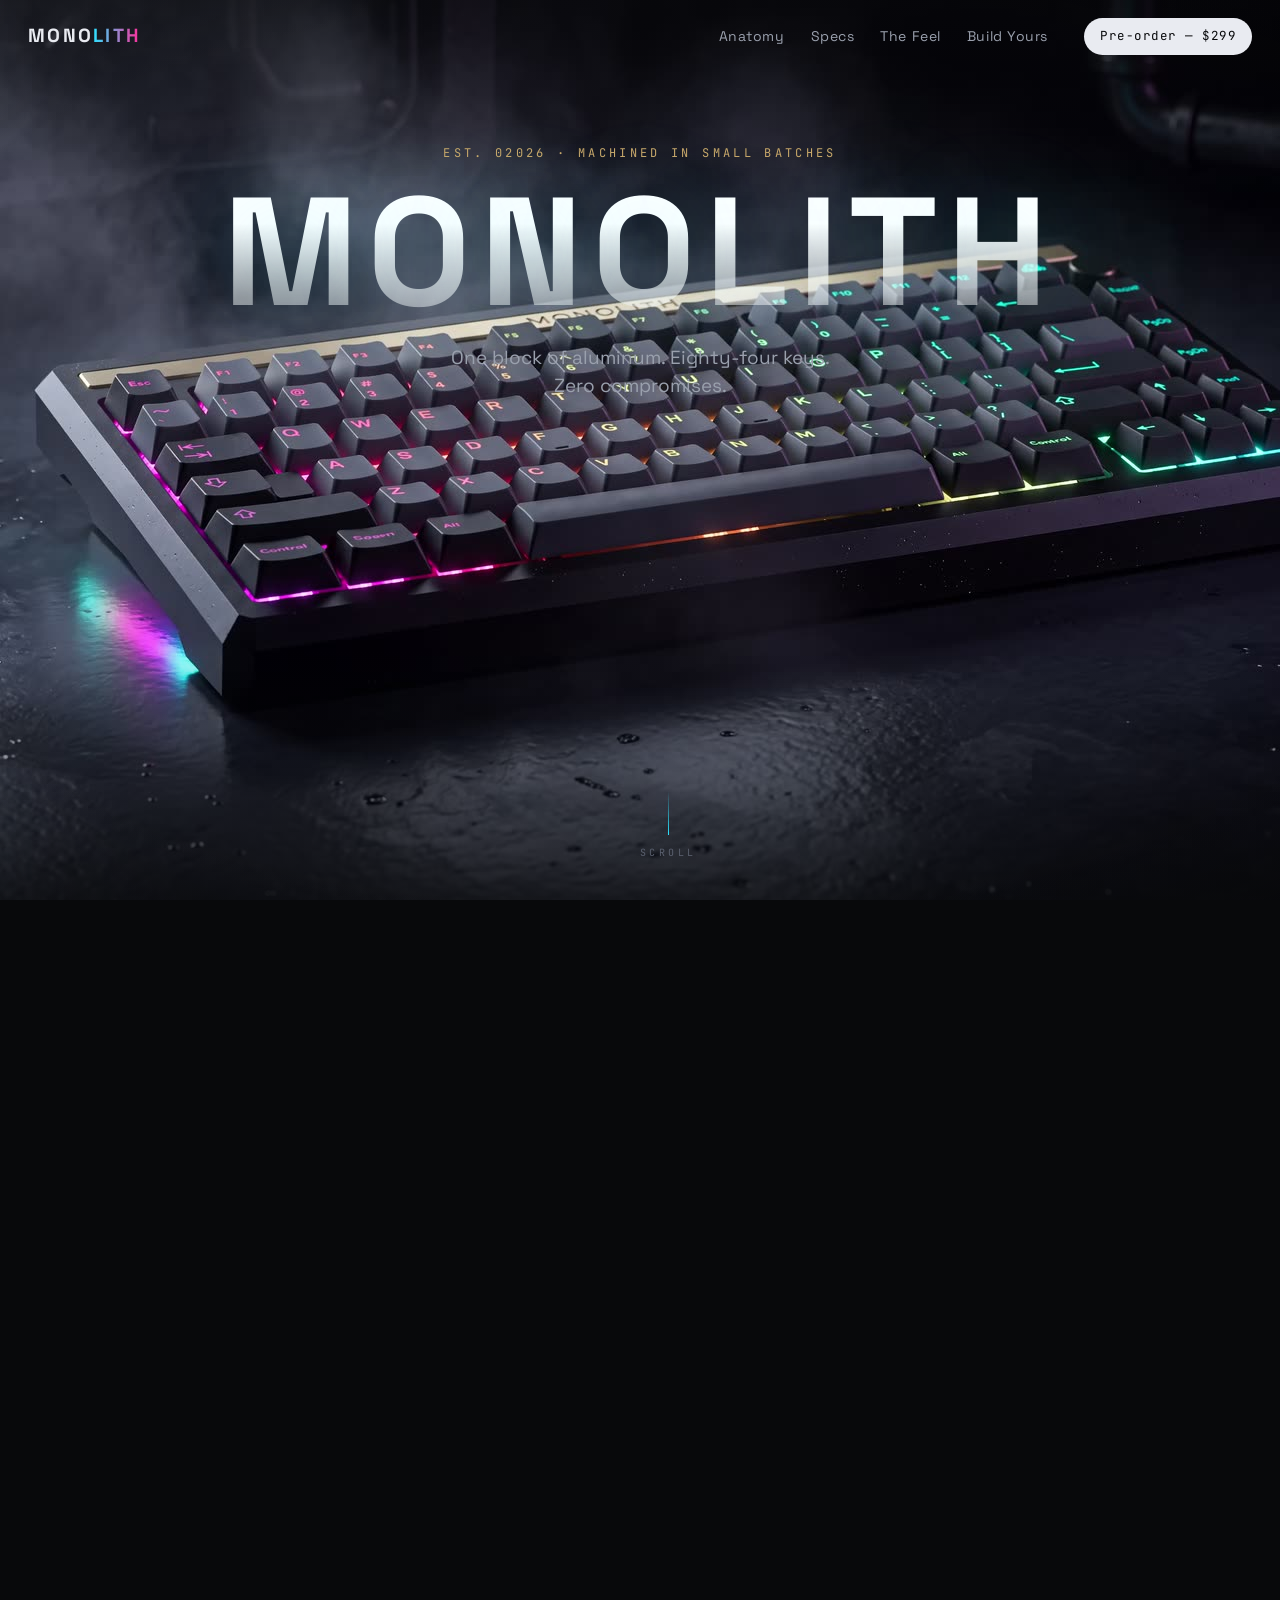
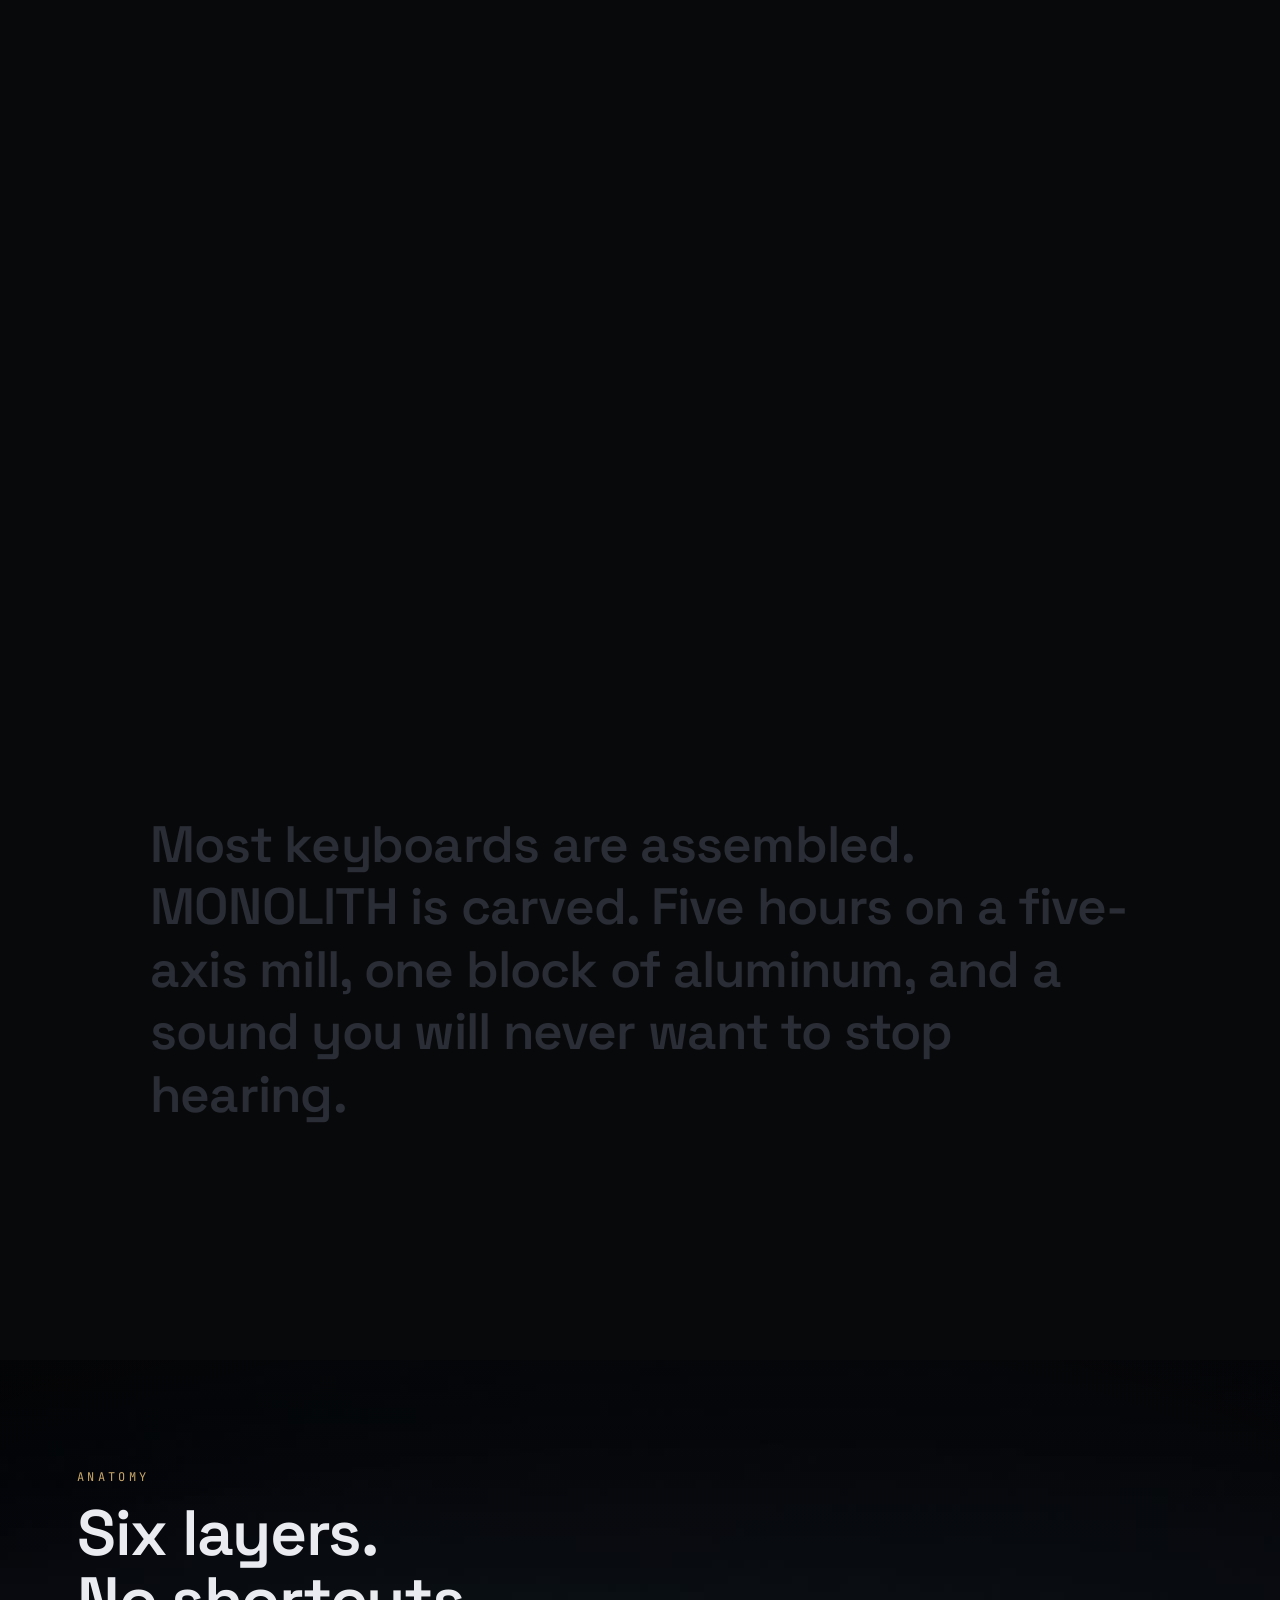
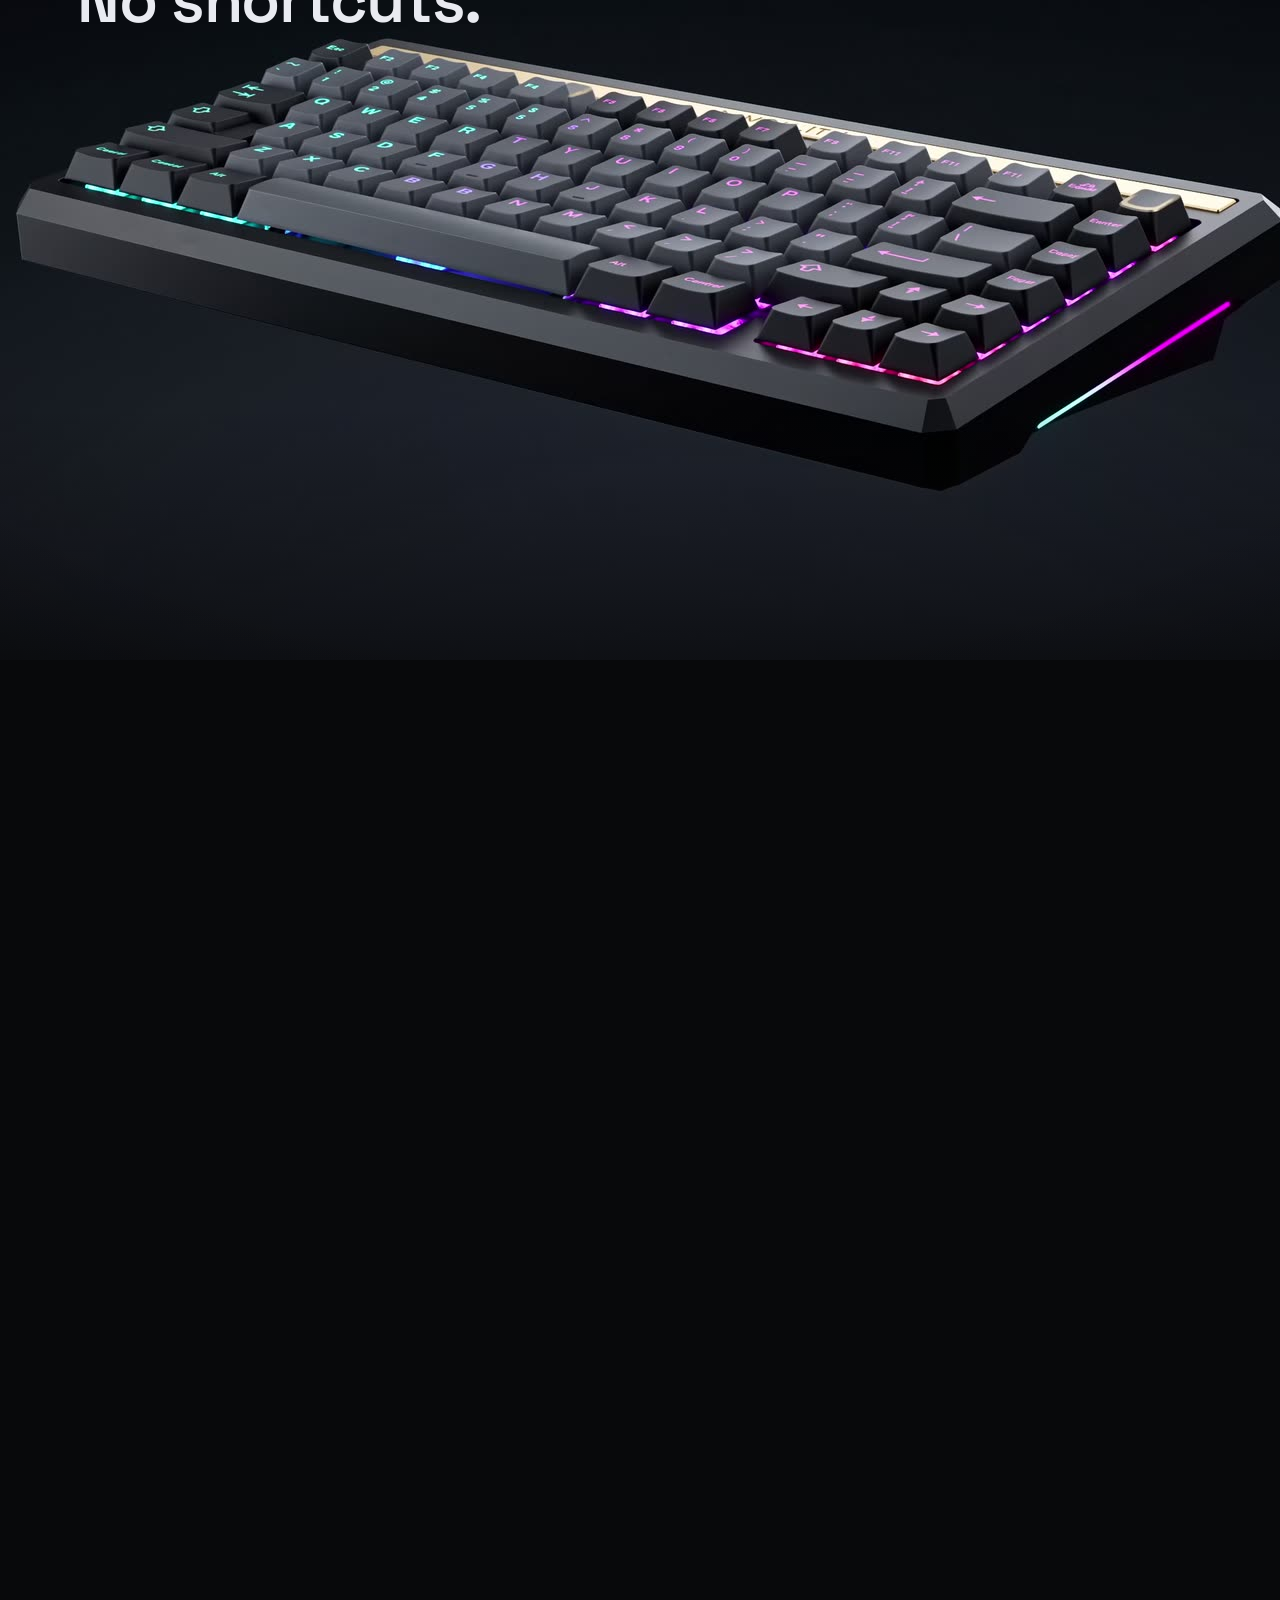
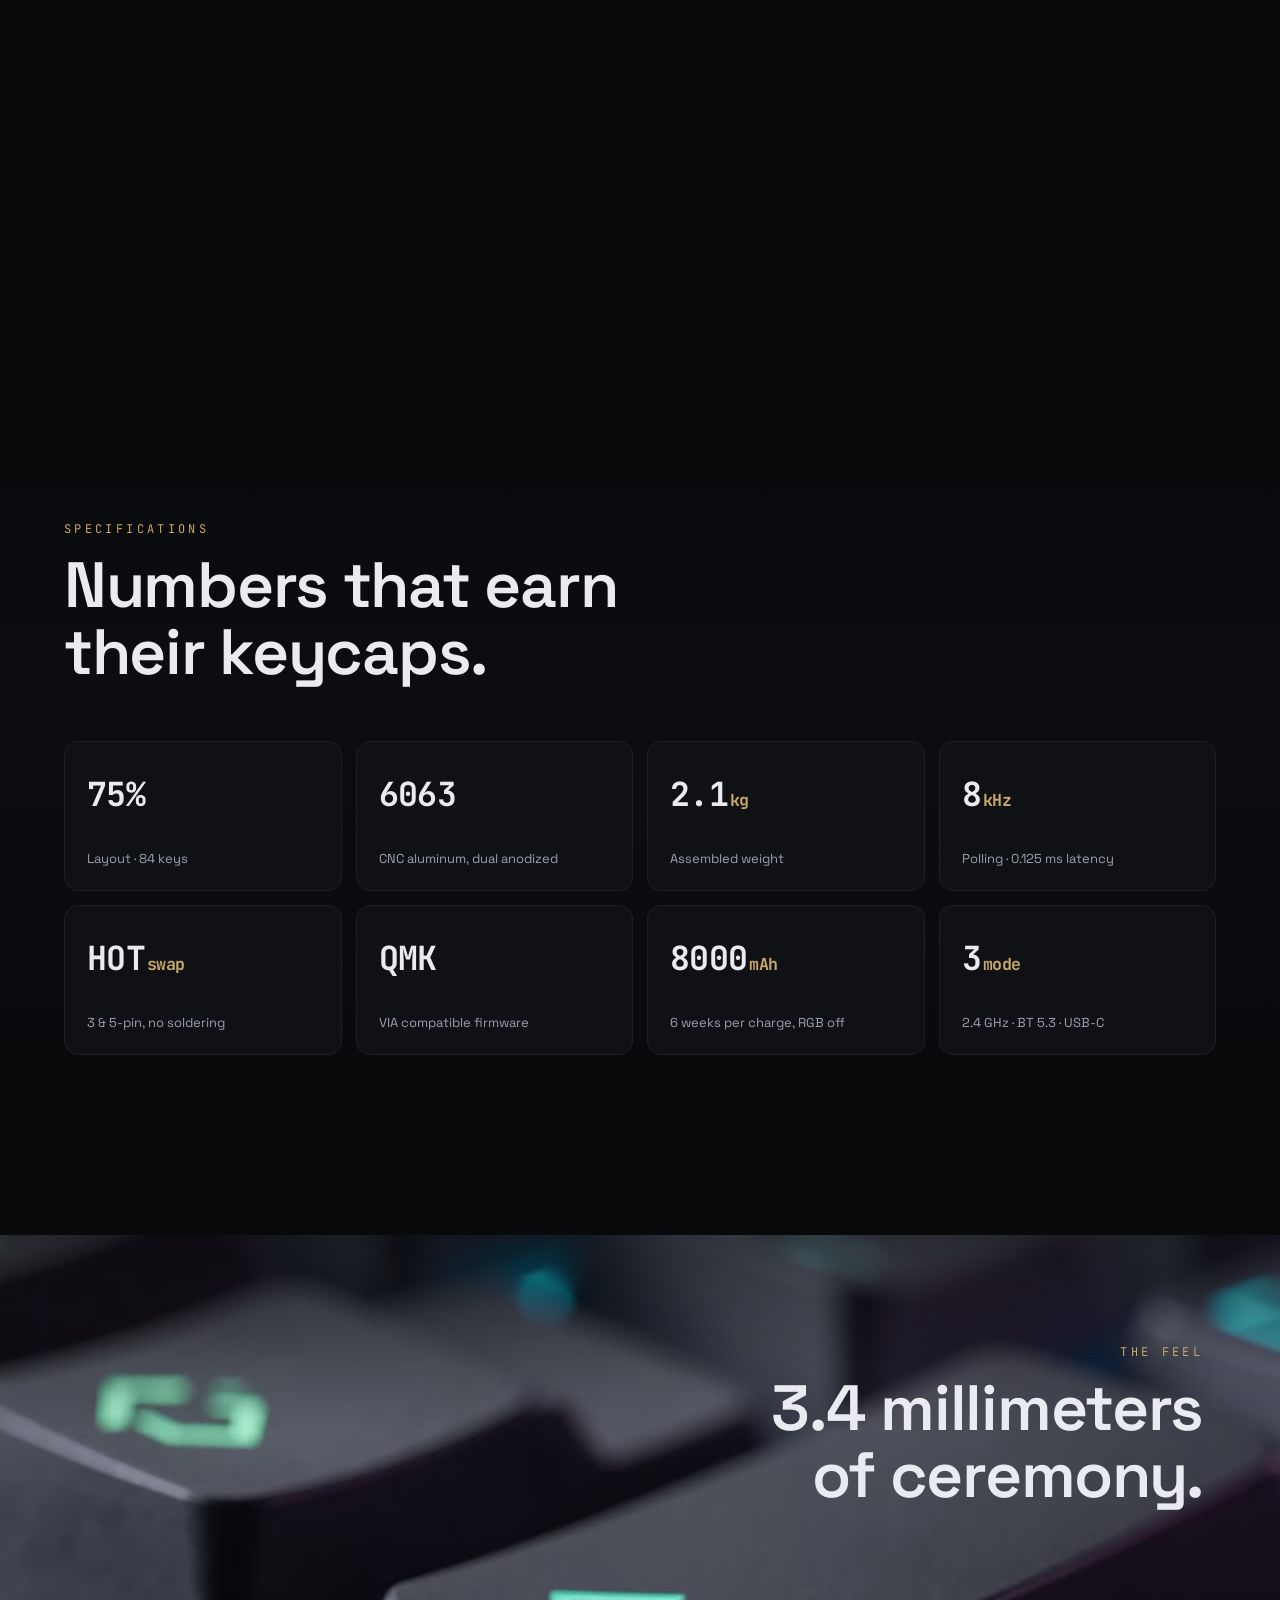
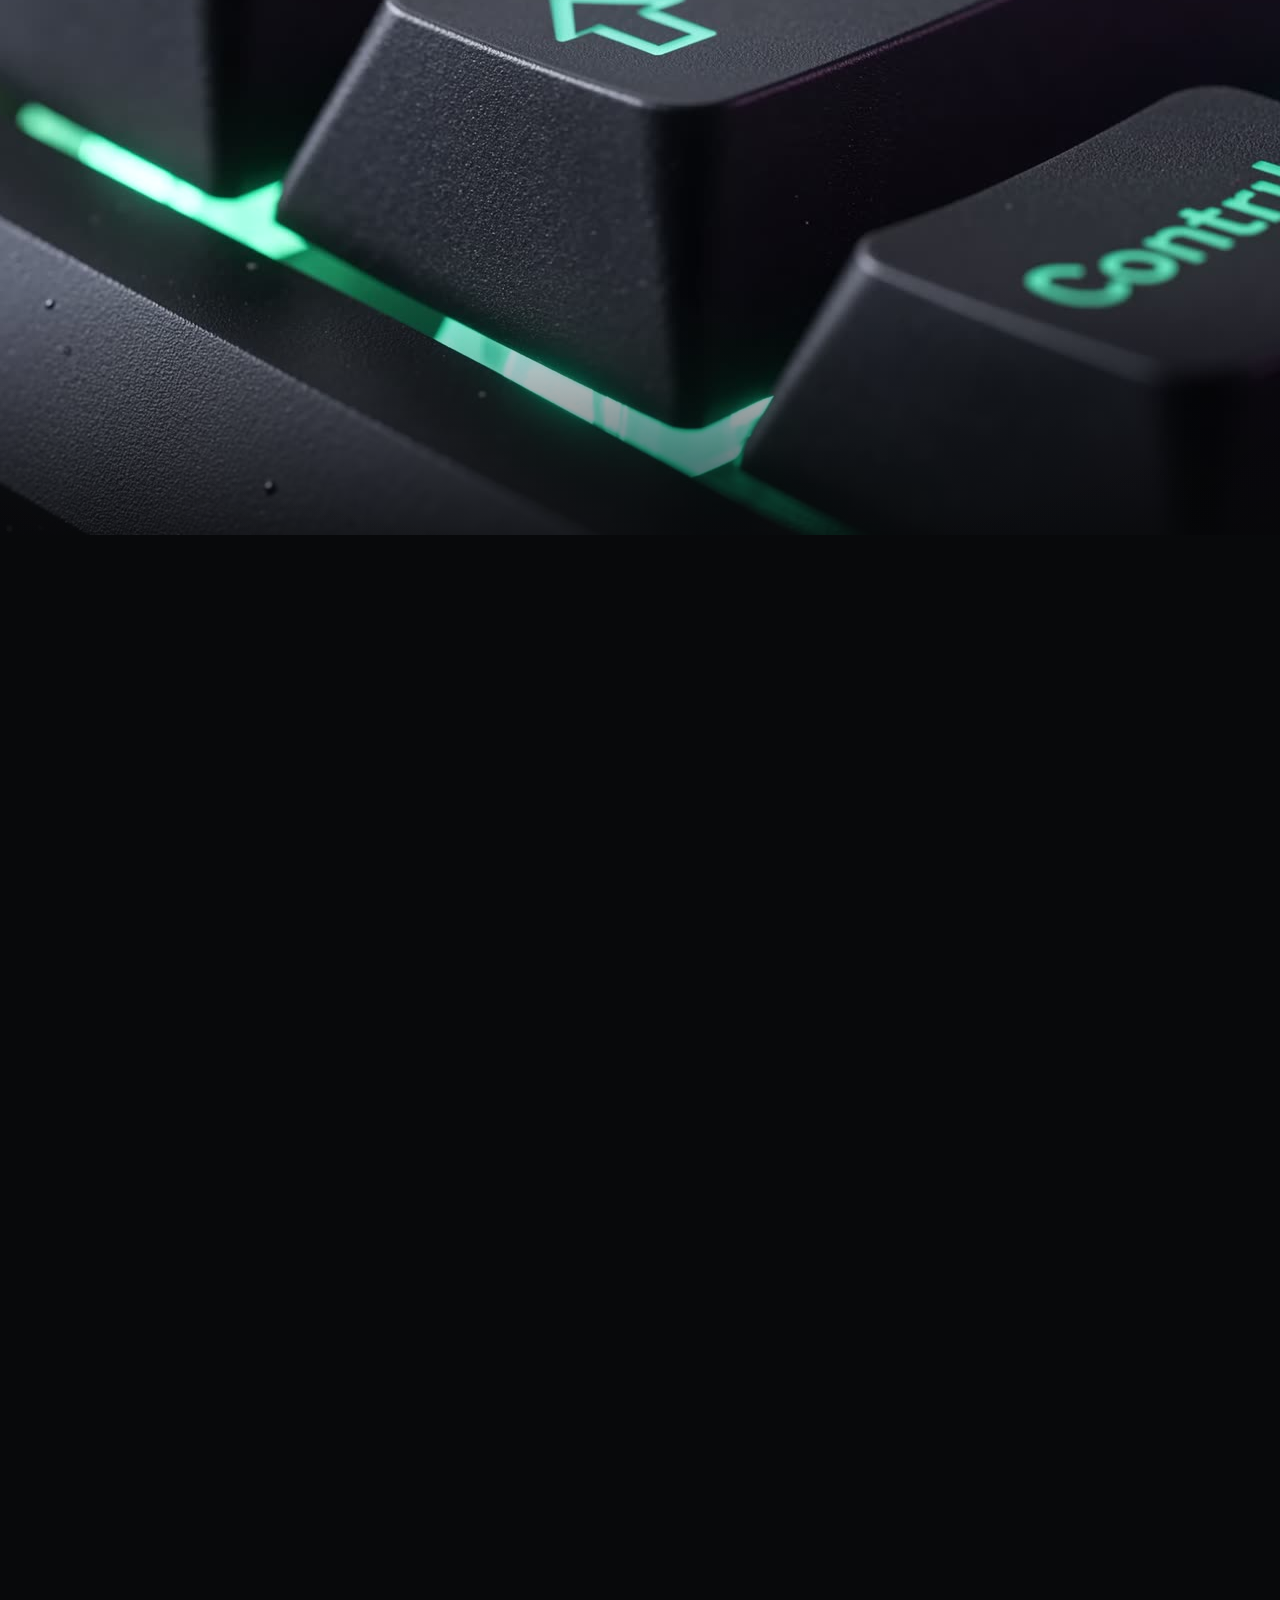
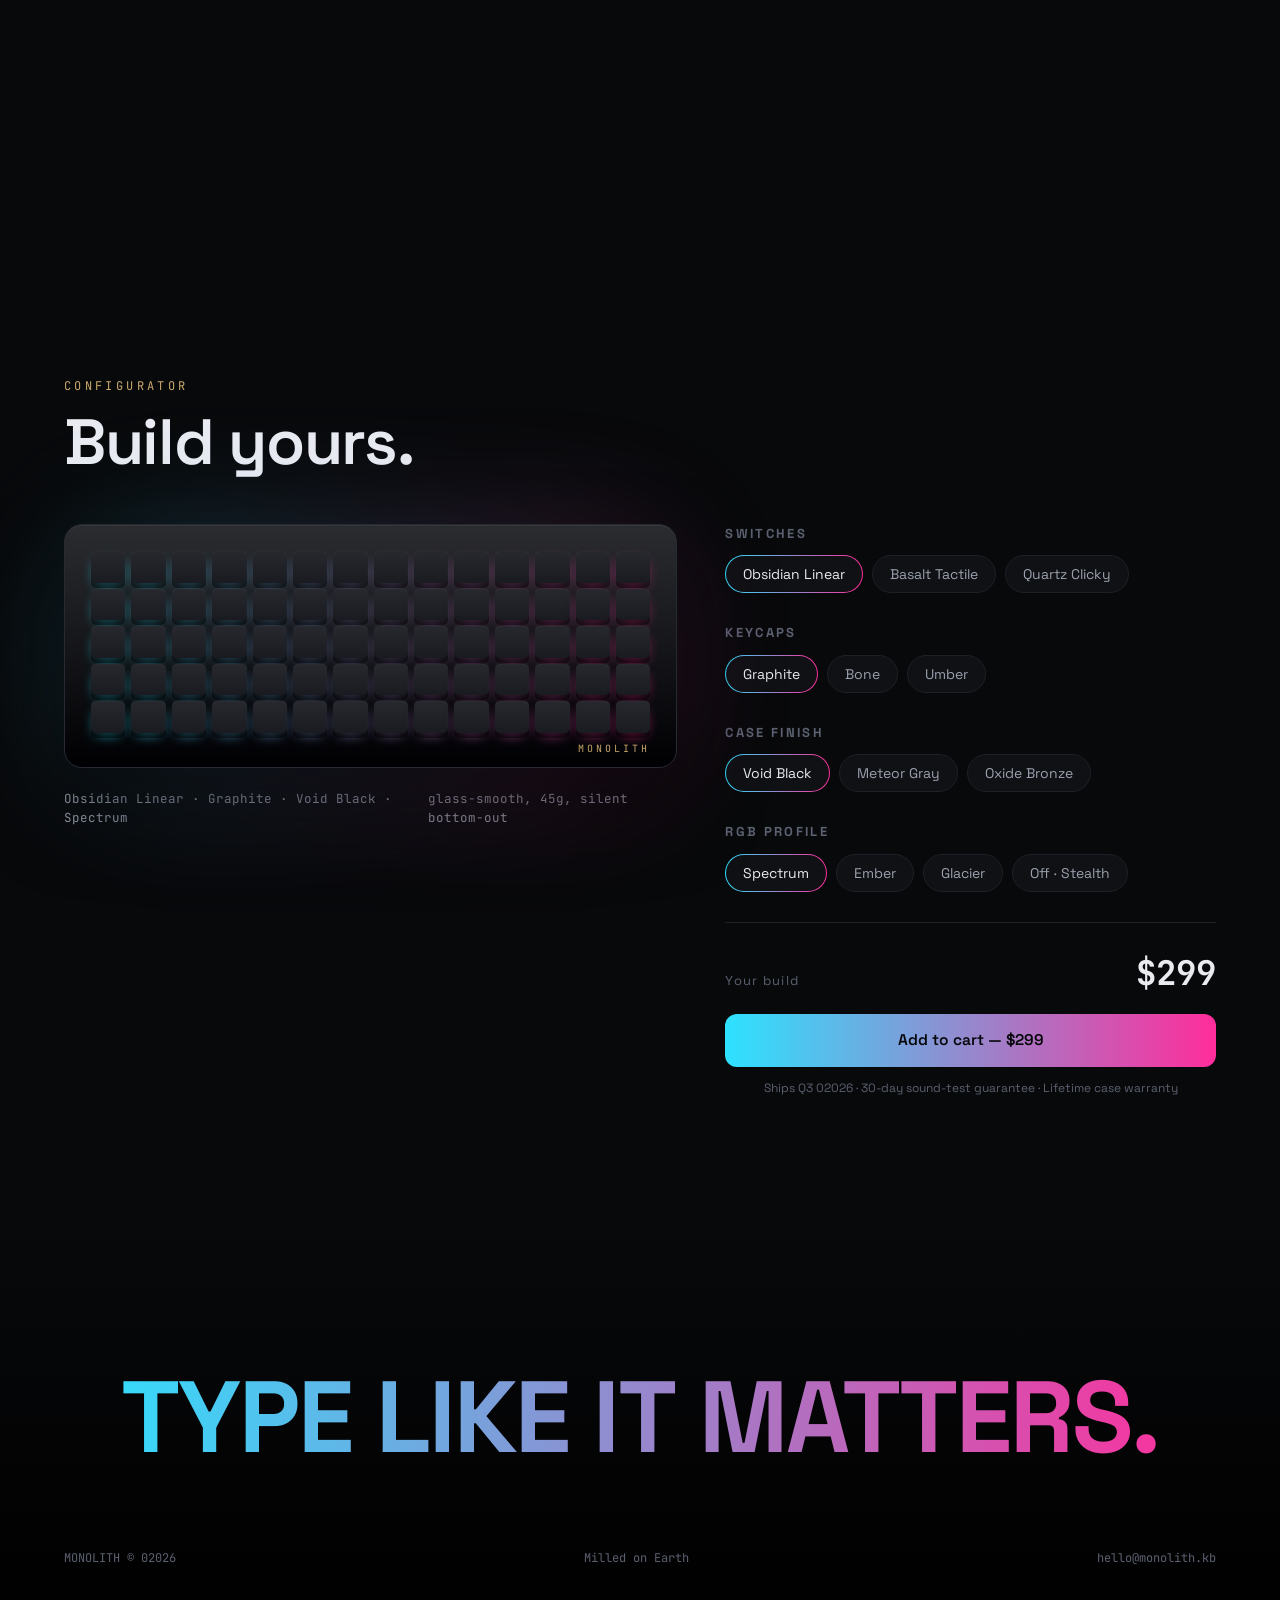
<file: index.html>
<!DOCTYPE html>
<html lang="en">
<head>
  <meta charset="UTF-8" />
  <meta name="viewport" content="width=device-width, initial-scale=1.0" />
  <title>MONOLITH — The Last Keyboard You'll Ever Buy</title>
  <meta name="description" content="MONOLITH. A 75% mechanical keyboard machined from a single block of 6063 aluminum. Hot-swap. 8K polling. Per-key RGB." />
  <link rel="preconnect" href="https://fonts.googleapis.com" />
  <link rel="preconnect" href="https://fonts.gstatic.com" crossorigin />
  <link href="https://fonts.googleapis.com/css2?family=Space+Grotesk:wght@400;500;600;700&family=JetBrains+Mono:wght@400;500;700&display=swap" rel="stylesheet" />
  <link rel="stylesheet" href="styles.css" />
</head>
<body>

  <!-- ================= NAV ================= -->
  <header class="nav" id="nav">
    <div class="nav-inner">
      <a class="brand" href="#top">MONO<span>LITH</span></a>
      <nav class="nav-links">
        <a href="#anatomy">Anatomy</a>
        <a href="#specs">Specs</a>
        <a href="#feel">The Feel</a>
        <a href="#build">Build Yours</a>
      </nav>
      <a class="nav-cta" href="#build">Pre-order — $299</a>
    </div>
    <div class="progress"><span data-progress></span></div>
  </header>

  <main id="top">

    <!-- ================= HERO SCRUB ================= -->
    <section class="scrub hero" data-frames="hero">
      <div class="scrub-pin">
        <canvas data-canvas></canvas>
        <div class="scrub-fallback" data-fallback></div>
        <div class="vignette"></div>

        <div class="hero-copy">
          <p class="kicker reveal" data-at="0">EST. 02026 · MACHINED IN SMALL BATCHES</p>
          <h1 class="reveal" data-at="0">MONOLITH</h1>
          <p class="sub reveal" data-at="0">One block of aluminum. Eighty-four keys.<br/>Zero compromises.</p>
        </div>

        <div class="hero-line hl-1 reveal" data-at="0.35">
          <span class="hl-num">01</span>
          <p>CNC-milled 6063 aluminum, anodized twice.</p>
        </div>
        <div class="hero-line hl-2 reveal" data-at="0.62">
          <span class="hl-num">02</span>
          <p>Per-key RGB tuned for dark rooms, not showrooms.</p>
        </div>
        <div class="hero-line hl-3 reveal" data-at="0.85">
          <span class="hl-num">03</span>
          <p>2.1&nbsp;kg of intent. It doesn't move unless you do.</p>
        </div>

        <div class="scroll-cue reveal" data-at="0">
          <span></span>
          SCROLL
        </div>
      </div>
    </section>

    <!-- ================= MANIFESTO ================= -->
    <section class="manifesto">
      <p class="manifesto-text">
        <span class="r-word">Most</span> <span class="r-word">keyboards</span> <span class="r-word">are</span>
        <span class="r-word">assembled.</span> <span class="r-word">MONOLITH</span> <span class="r-word">is</span>
        <span class="r-word">carved.</span> <span class="r-word">Five</span> <span class="r-word">hours</span>
        <span class="r-word">on</span> <span class="r-word">a</span> <span class="r-word">five-axis</span>
        <span class="r-word">mill,</span> <span class="r-word">one</span> <span class="r-word">block</span>
        <span class="r-word">of</span> <span class="r-word">aluminum,</span> <span class="r-word">and</span>
        <span class="r-word">a</span> <span class="r-word">sound</span> <span class="r-word">you</span>
        <span class="r-word">will</span> <span class="r-word">never</span> <span class="r-word">want</span>
        <span class="r-word">to</span> <span class="r-word">stop</span> <span class="r-word">hearing.</span>
      </p>
    </section>

    <!-- ================= EXPLODED SCRUB ================= -->
    <section class="scrub exploded" id="anatomy" data-frames="exploded">
      <div class="scrub-pin">
        <canvas data-canvas></canvas>
        <div class="scrub-fallback" data-fallback></div>
        <div class="vignette"></div>

        <div class="sec-head reveal" data-at="0">
          <p class="kicker">ANATOMY</p>
          <h2>Six layers.<br/>No shortcuts.</h2>
        </div>

        <ul class="layer-list">
          <li class="reveal" data-at="0.12"><i>01</i><b>Keycaps</b><em>Double-shot PBT, 1.6&nbsp;mm walls</em></li>
          <li class="reveal" data-at="0.28"><i>02</i><b>Switches</b><em>Hot-swap, 5-pin, factory-lubed</em></li>
          <li class="reveal" data-at="0.44"><i>03</i><b>Brass plate</b><em>1.5&nbsp;mm, half-plate flex cuts</em></li>
          <li class="reveal" data-at="0.60"><i>04</i><b>PCB</b><em>8&nbsp;kHz polling, south-facing RGB</em></li>
          <li class="reveal" data-at="0.76"><i>05</i><b>Silencing stack</b><em>Poron + IXPE, tuned per row</em></li>
          <li class="reveal" data-at="0.90"><i>06</i><b>Case</b><em>6063 aluminum, 780&nbsp;g brass weight</em></li>
        </ul>
      </div>
    </section>

    <!-- ================= SPECS ================= -->
    <section class="specs" id="specs">
      <div class="wrap">
        <p class="kicker reveal">SPECIFICATIONS</p>
        <h2 class="reveal">Numbers that earn<br/>their keycaps.</h2>
        <div class="spec-grid">
          <div class="spec-card"><span class="sp-val">75%</span><span class="sp-key">Layout · 84 keys</span></div>
          <div class="spec-card"><span class="sp-val">6063</span><span class="sp-key">CNC aluminum, dual anodized</span></div>
          <div class="spec-card"><span class="sp-val">2.1<i>kg</i></span><span class="sp-key">Assembled weight</span></div>
          <div class="spec-card"><span class="sp-val">8<i>kHz</i></span><span class="sp-key">Polling · 0.125 ms latency</span></div>
          <div class="spec-card"><span class="sp-val">HOT<i>swap</i></span><span class="sp-key">3 & 5-pin, no soldering</span></div>
          <div class="spec-card"><span class="sp-val">QMK</span><span class="sp-key">VIA compatible firmware</span></div>
          <div class="spec-card"><span class="sp-val">8000<i>mAh</i></span><span class="sp-key">6 weeks per charge, RGB off</span></div>
          <div class="spec-card"><span class="sp-val">3<i>mode</i></span><span class="sp-key">2.4 GHz · BT 5.3 · USB-C</span></div>
        </div>
      </div>
    </section>

    <!-- ================= MACRO / FEEL SCRUB ================= -->
    <section class="scrub feel" id="feel" data-frames="macro">
      <div class="scrub-pin">
        <canvas data-canvas></canvas>
        <div class="scrub-fallback" data-fallback></div>
        <div class="vignette"></div>

        <div class="sec-head right reveal" data-at="0">
          <p class="kicker">THE FEEL</p>
          <h2>3.4 millimeters<br/>of ceremony.</h2>
        </div>

        <div class="feel-stats">
          <div class="feel-stat reveal" data-at="0.25">
            <span class="fs-val">45<i>g</i></span>
            <span class="fs-key">Actuation force — light enough to fly, heavy enough to mean it.</span>
          </div>
          <div class="feel-stat reveal" data-at="0.55">
            <span class="fs-val">1.9<i>mm</i></span>
            <span class="fs-key">Actuation point. The keystroke registers before the thought finishes.</span>
          </div>
          <div class="feel-stat reveal" data-at="0.82">
            <span class="fs-val">-2<i>dB</i></span>
            <span class="fs-key">Quieter than rainfall. Deeper than thock has any right to be.</span>
          </div>
        </div>
      </div>
    </section>

    <!-- ================= CUSTOMIZER ================= -->
    <section class="customize" id="build">
      <div class="wrap customizer">
        <p class="kicker reveal">CONFIGURATOR</p>
        <h2 class="reveal">Build yours.</h2>

        <div class="cz-grid">
          <div class="cz-stage reveal">
            <div class="cz-glow" data-cz-glow></div>
            <div class="cz-board" data-cz-board>
              <div class="cz-keys" data-cz-keys></div>
              <div class="cz-badge">MONOLITH</div>
            </div>
            <div class="cz-readout">
              <span data-cz-name>—</span>
              <span data-cz-feel>—</span>
            </div>
          </div>

          <div class="cz-panel">
            <div class="cz-group" data-cz-switch>
              <h3>Switches</h3>
              <div class="cz-opts">
                <button class="cz-opt is-active" data-val="Obsidian Linear" data-add="0" data-feel="glass-smooth, 45g, silent bottom-out">Obsidian Linear</button>
                <button class="cz-opt" data-val="Basalt Tactile" data-add="12" data-feel="crisp D-bump, 55g, muted top-out">Basalt Tactile</button>
                <button class="cz-opt" data-val="Quartz Clicky" data-add="12" data-feel="jeweled click-bar, 50g, unapologetic">Quartz Clicky</button>
              </div>
            </div>
            <div class="cz-group" data-cz-keycap>
              <h3>Keycaps</h3>
              <div class="cz-opts">
                <button class="cz-opt is-active" data-val="Graphite" data-cap="#26282e" data-leg="#d7dae2" data-add="0">Graphite</button>
                <button class="cz-opt" data-val="Bone" data-cap="#d8d4c9" data-leg="#2b2d33" data-add="19">Bone</button>
                <button class="cz-opt" data-val="Umber" data-cap="#4a3427" data-leg="#e8ddca" data-add="19">Umber</button>
              </div>
            </div>
            <div class="cz-group" data-cz-case>
              <h3>Case finish</h3>
              <div class="cz-opts">
                <button class="cz-opt is-active" data-val="Void Black" data-case="#17181c" data-add="0">Void Black</button>
                <button class="cz-opt" data-val="Meteor Gray" data-case="#3d4048" data-add="0">Meteor Gray</button>
                <button class="cz-opt" data-val="Oxide Bronze" data-case="#4c3a2a" data-add="39">Oxide Bronze</button>
              </div>
            </div>
            <div class="cz-group" data-cz-rgb>
              <h3>RGB profile</h3>
              <div class="cz-opts">
                <button class="cz-opt is-active" data-val="Spectrum" data-a="#2de2ff" data-b="#ff2d9b">Spectrum</button>
                <button class="cz-opt" data-val="Ember" data-a="#ff6a2d" data-b="#ff2d5e">Ember</button>
                <button class="cz-opt" data-val="Glacier" data-a="#2d7bff" data-b="#2de2ff">Glacier</button>
                <button class="cz-opt" data-val="Off · Stealth" data-a="#3a3d44" data-b="#23252b">Off · Stealth</button>
              </div>
            </div>

            <div class="cz-buy">
              <div class="cz-price">
                <span class="cz-price-label">Your build</span>
                <span class="cz-price-val" data-cz-price>$299</span>
              </div>
              <a href="#" class="cz-buy-btn" data-cz-buy>Add to cart — $299</a>
              <p class="cz-note">Ships Q3 02026 · 30-day sound-test guarantee · Lifetime case warranty</p>
            </div>
          </div>
        </div>
      </div>
    </section>

    <!-- ================= FOOTER ================= -->
    <footer class="footer">
      <div class="wrap">
        <p class="footer-word reveal">TYPE&nbsp;LIKE&nbsp;IT&nbsp;MATTERS.</p>
        <div class="footer-cols reveal">
          <span>MONOLITH © 02026</span>
          <span>Milled on Earth</span>
          <span>hello@monolith.kb</span>
        </div>
      </div>
    </footer>

  </main>

  <script src="main.js"></script>
</body>
</html>
</file>
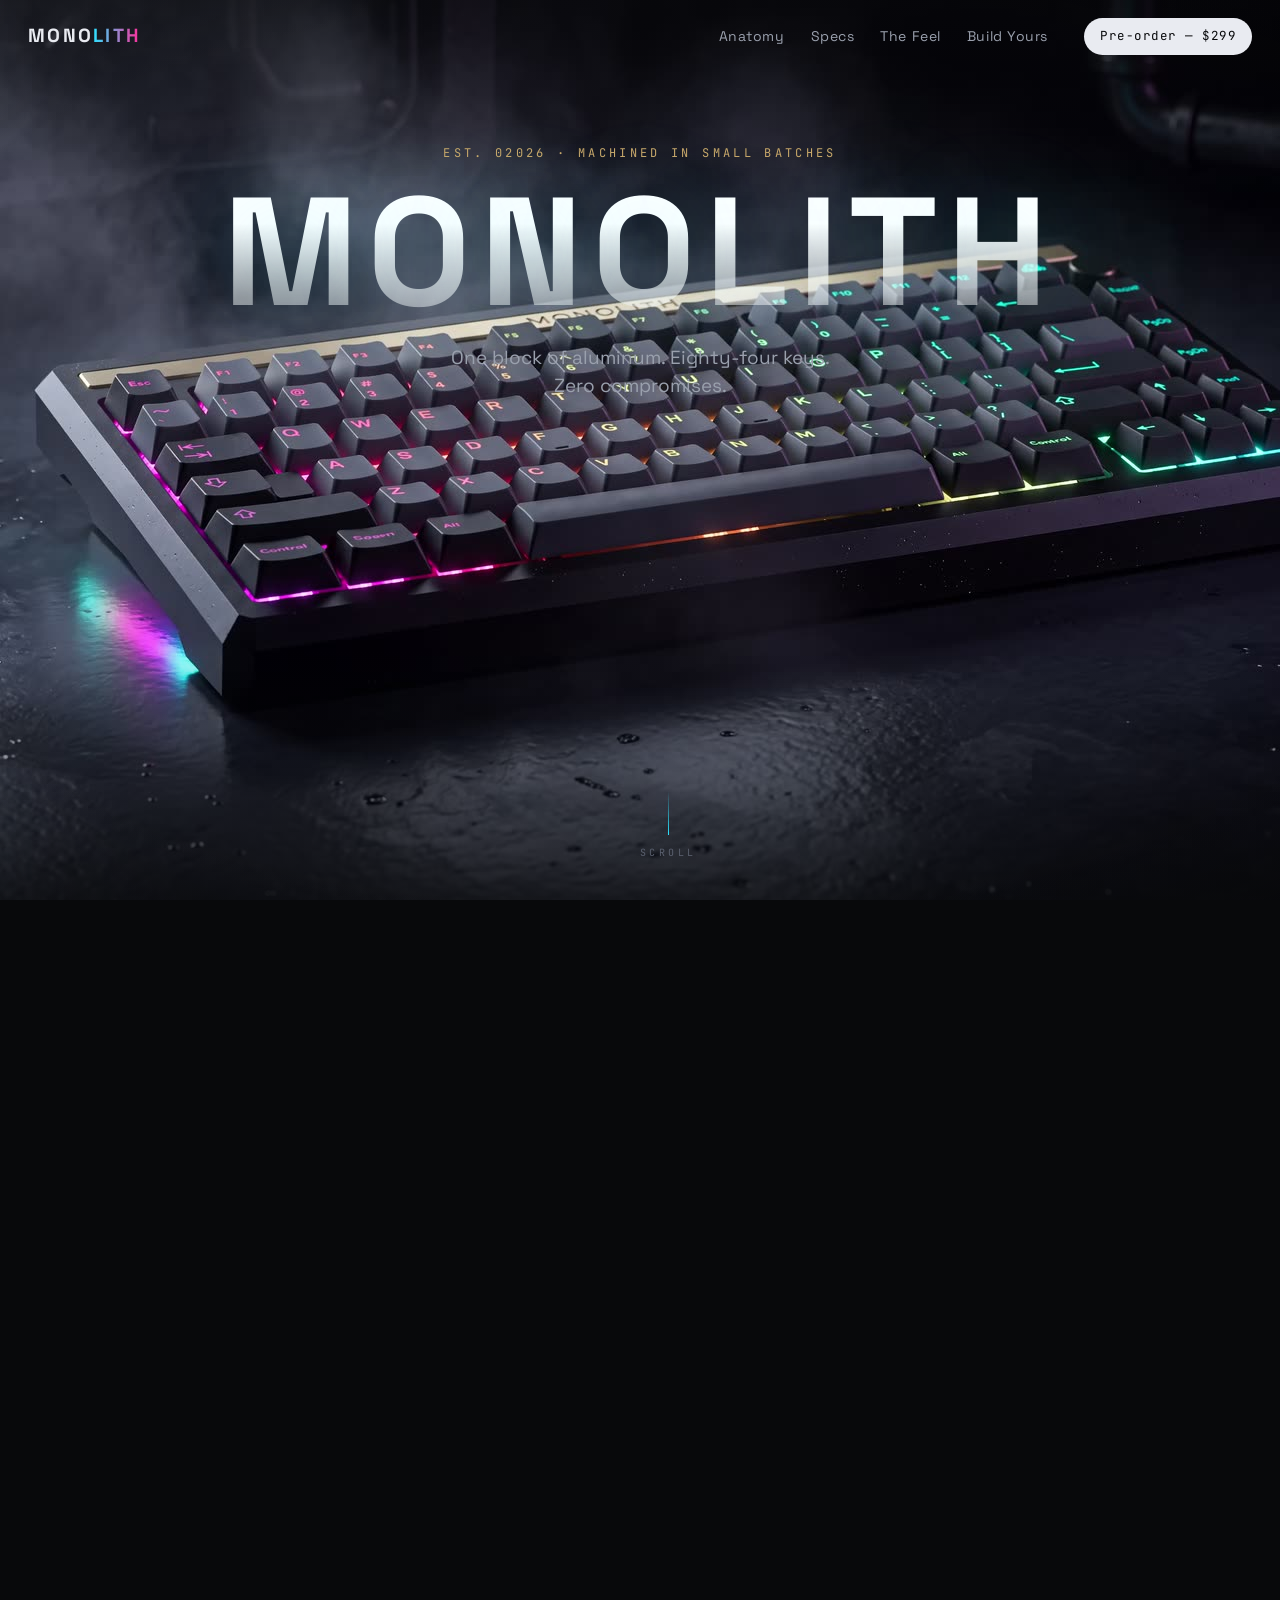
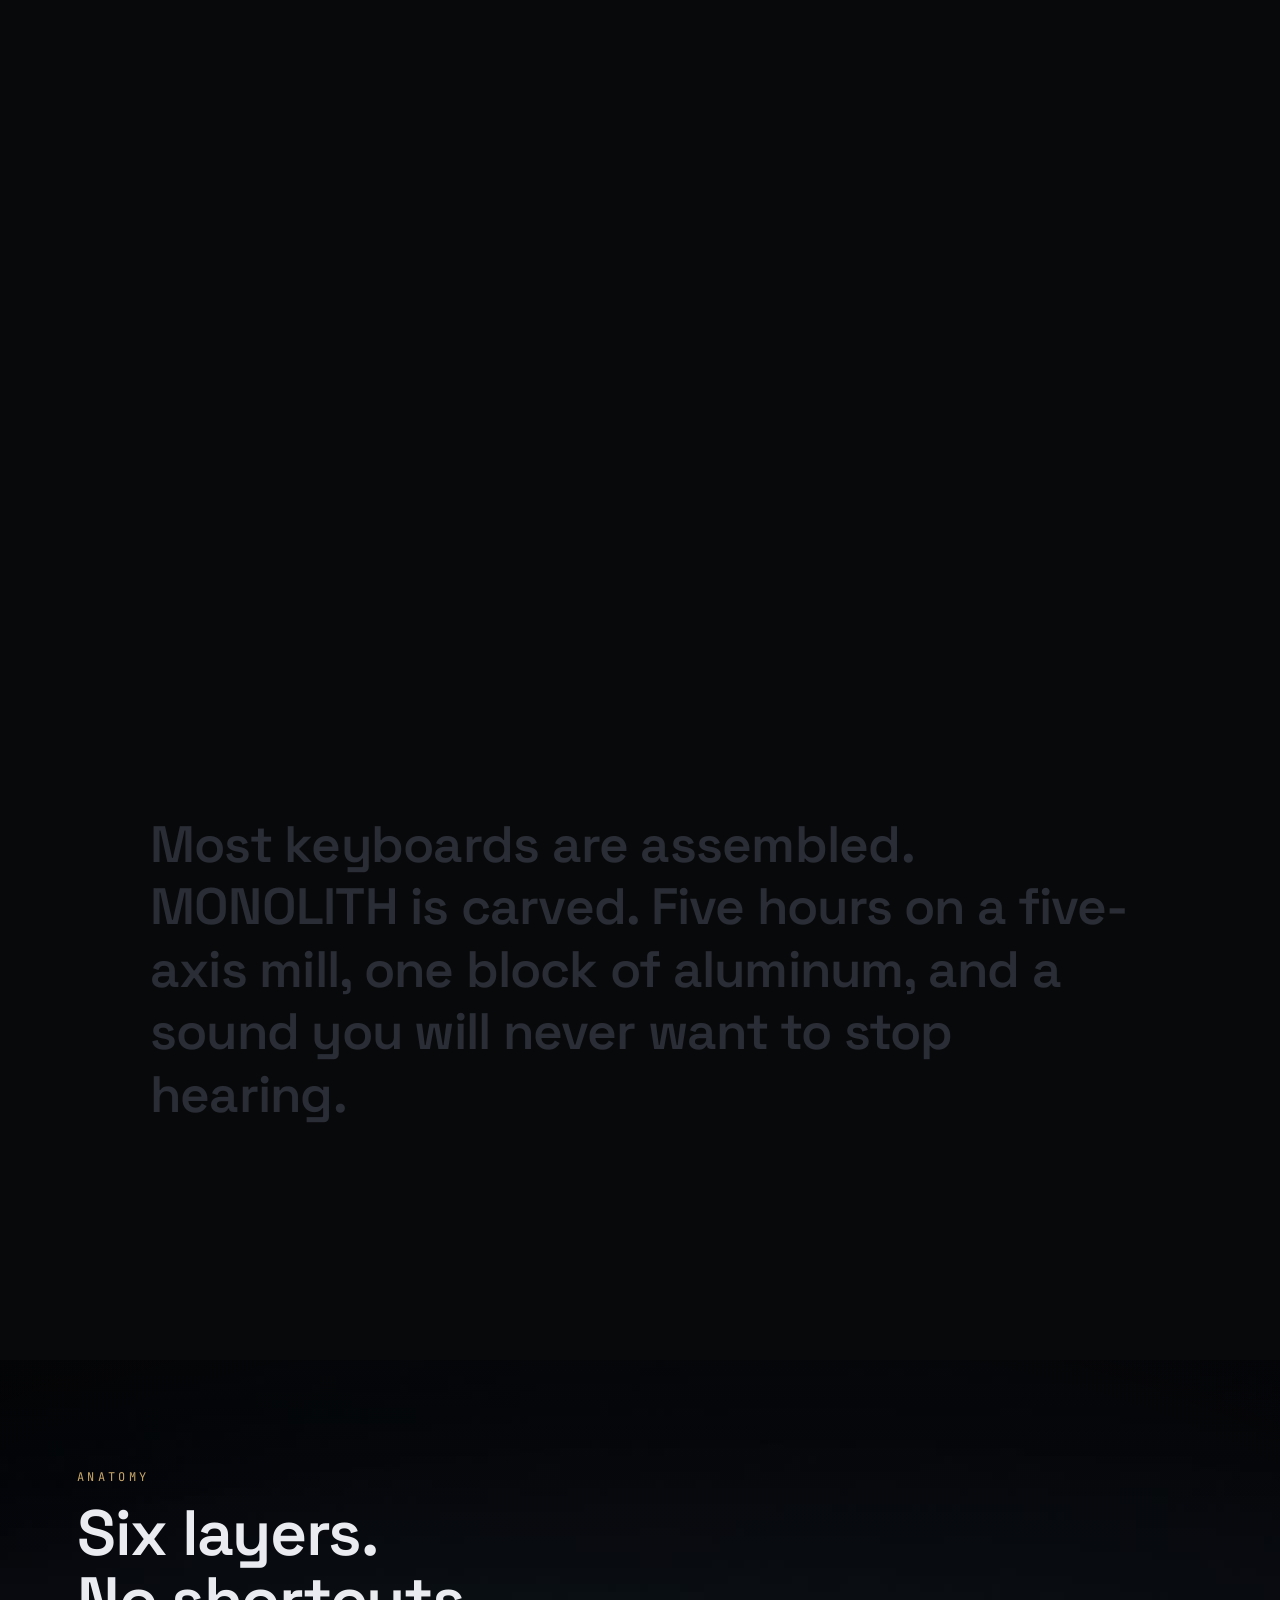
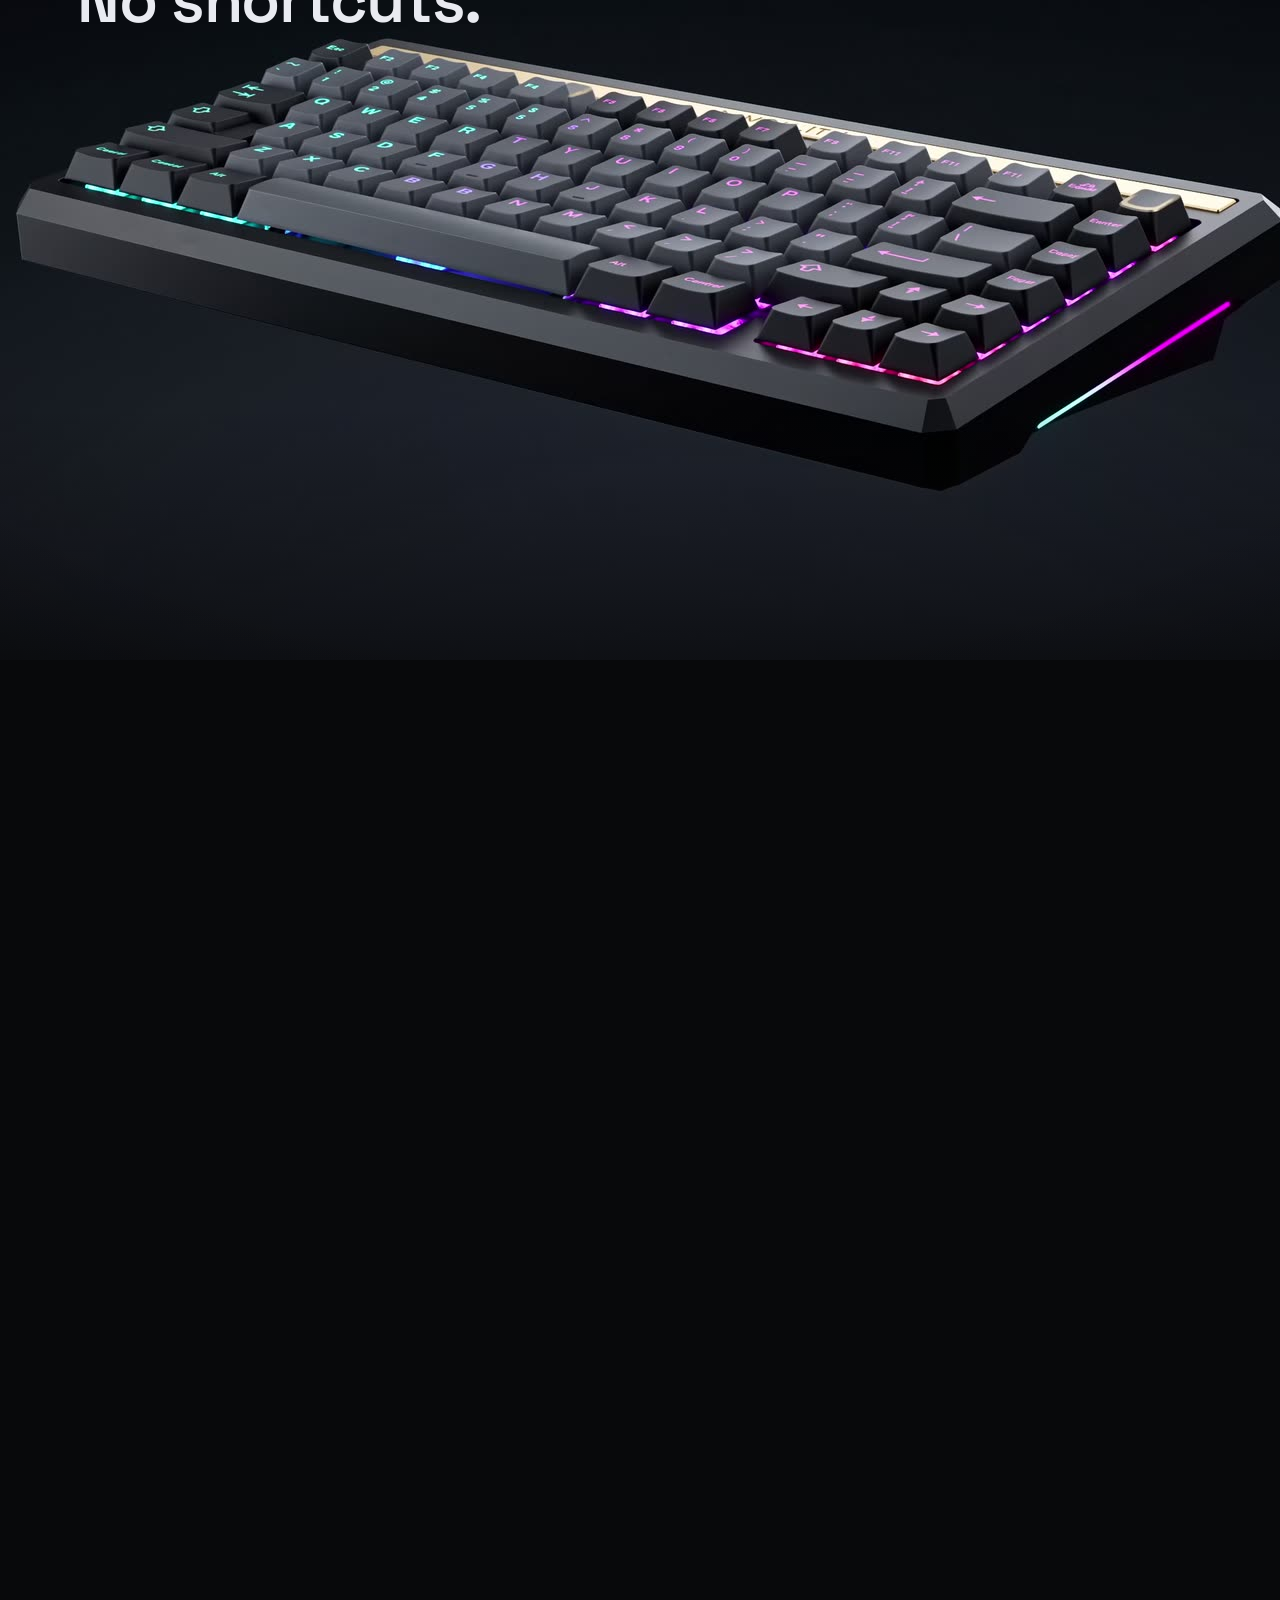
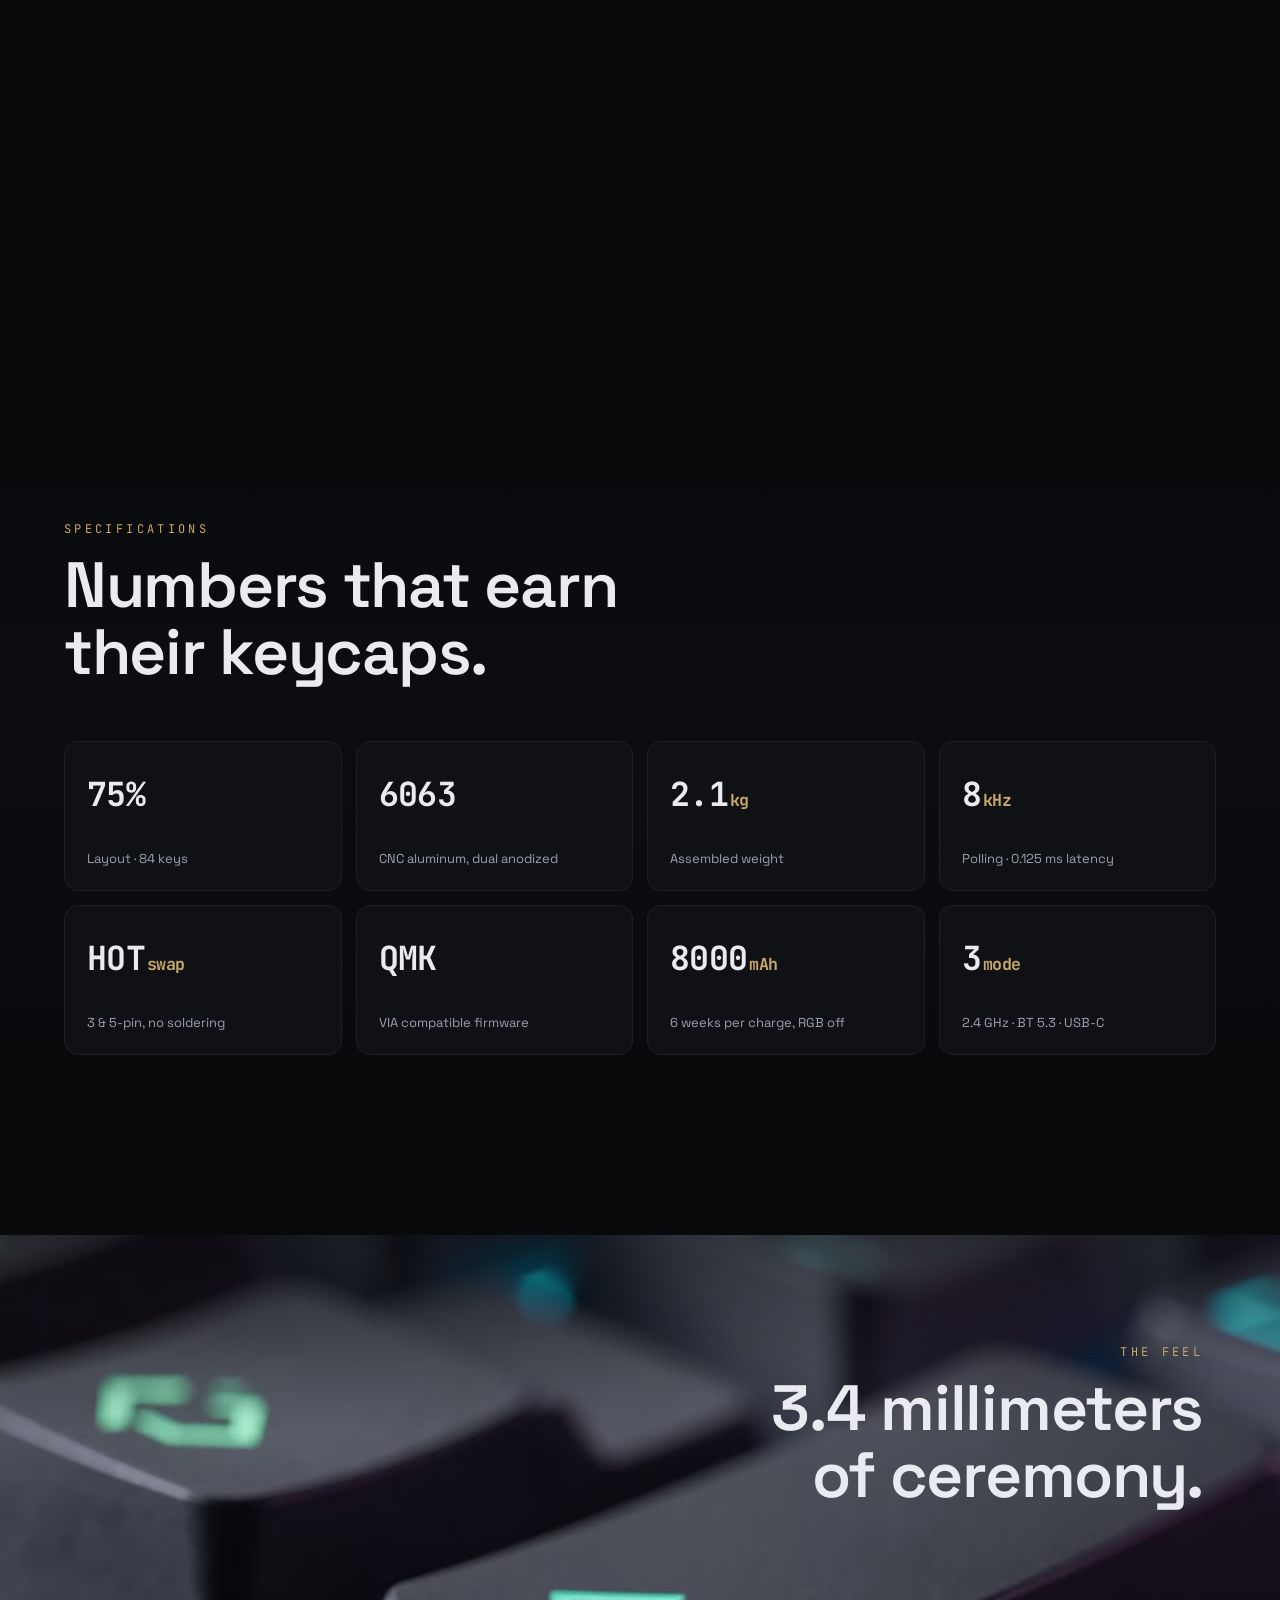
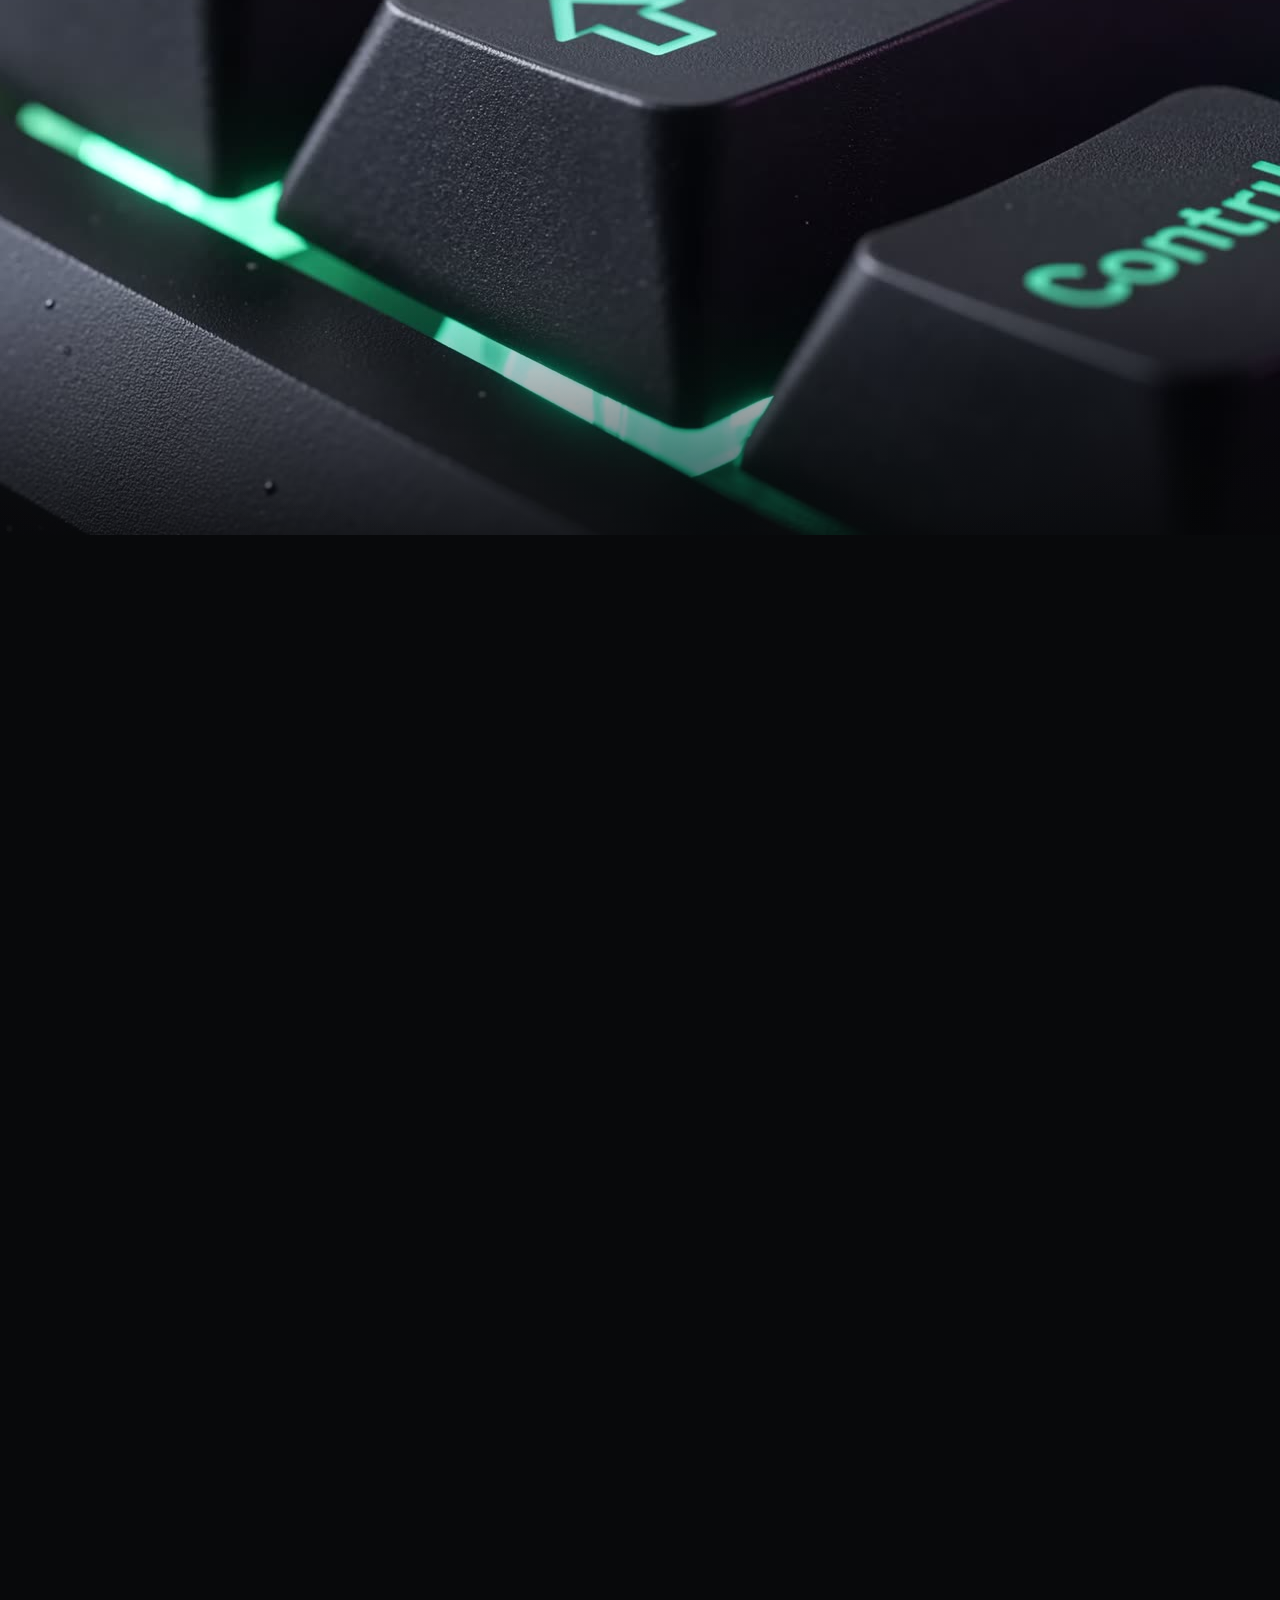
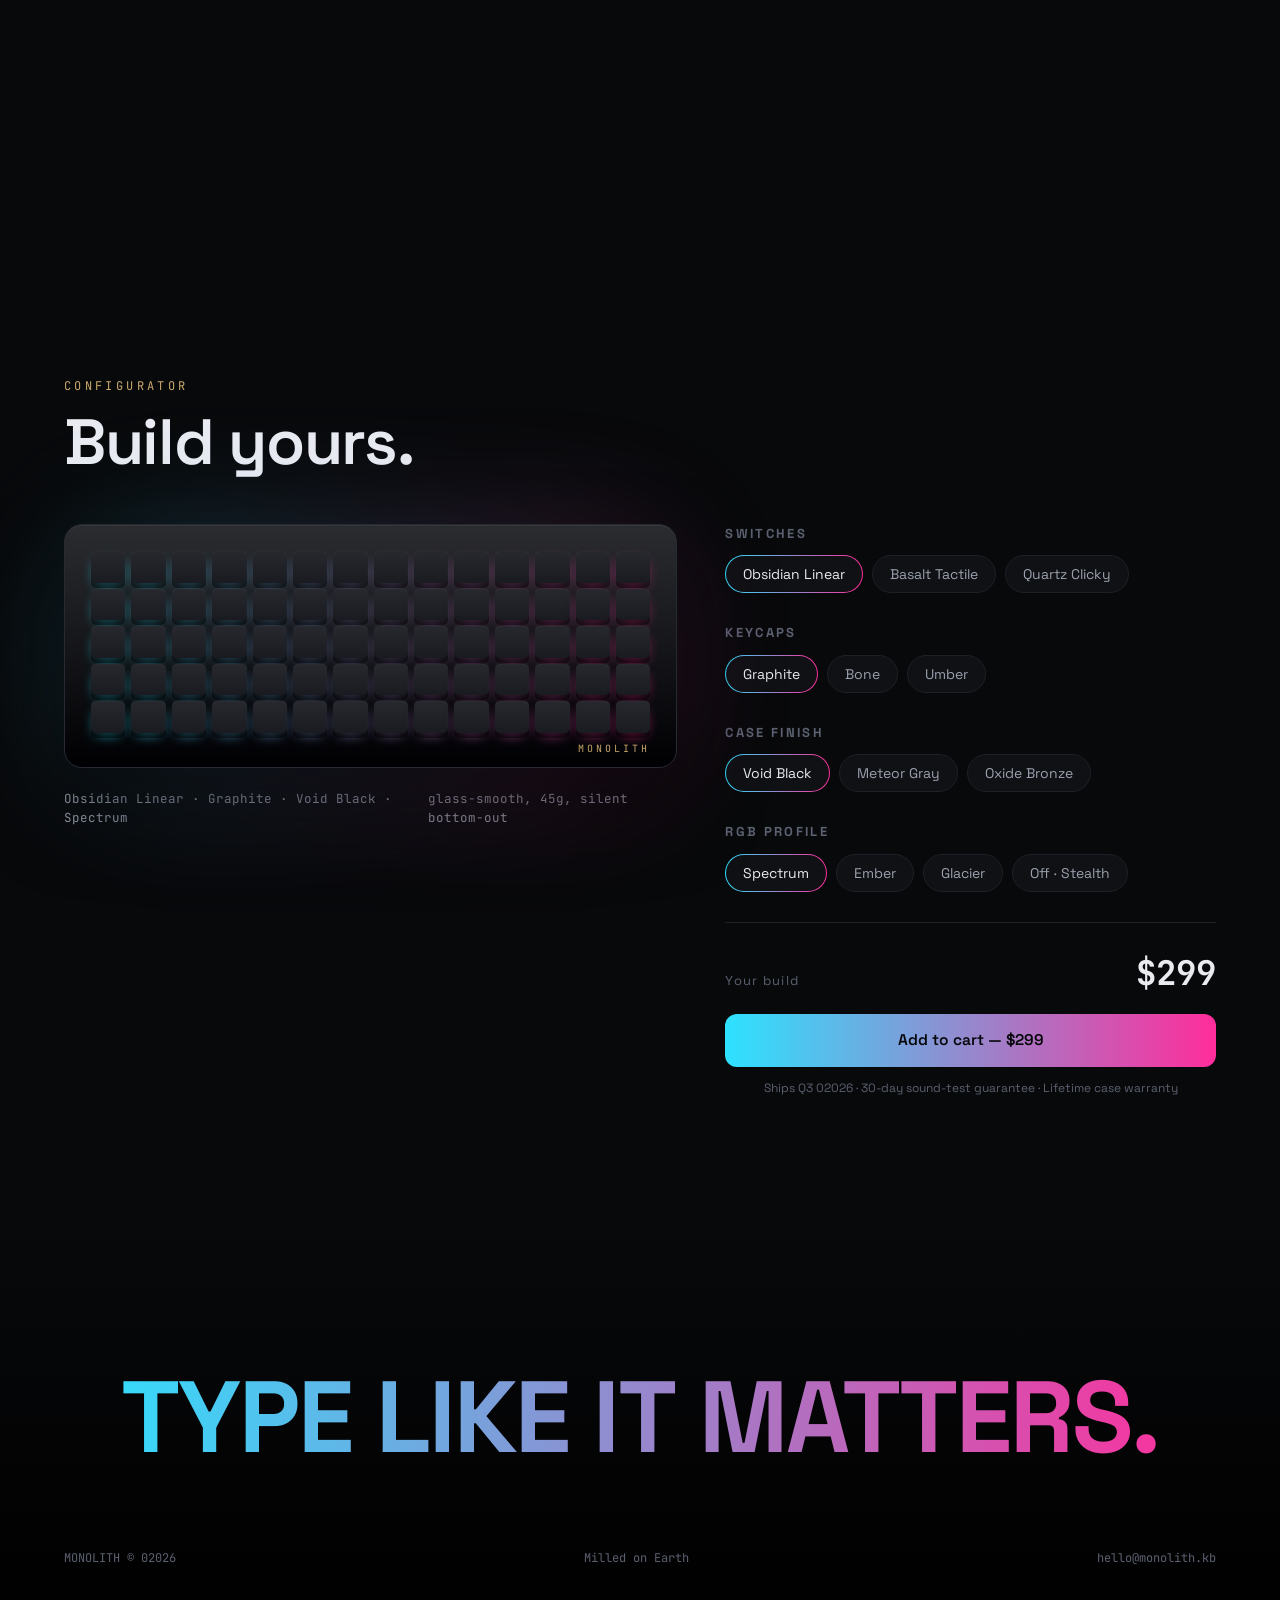
<file: public/index.html>
<!DOCTYPE html>
<html lang="en">
<head>
  <meta charset="UTF-8" />
  <meta name="viewport" content="width=device-width, initial-scale=1.0" />
  <title>MONOLITH — The Last Keyboard You'll Ever Buy</title>
  <meta name="description" content="MONOLITH. A 75% mechanical keyboard machined from a single block of 6063 aluminum. Hot-swap. 8K polling. Per-key RGB." />
  <link rel="preconnect" href="https://fonts.googleapis.com" />
  <link rel="preconnect" href="https://fonts.gstatic.com" crossorigin />
  <link href="https://fonts.googleapis.com/css2?family=Space+Grotesk:wght@400;500;600;700&family=JetBrains+Mono:wght@400;500;700&display=swap" rel="stylesheet" />
  <link rel="stylesheet" href="/styles.css" />
</head>
<body>

  <!-- ================= NAV ================= -->
  <header class="nav" id="nav">
    <div class="nav-inner">
      <a class="brand" href="#top">MONO<span>LITH</span></a>
      <nav class="nav-links">
        <a href="#anatomy">Anatomy</a>
        <a href="#specs">Specs</a>
        <a href="#feel">The Feel</a>
        <a href="#build">Build Yours</a>
      </nav>
      <a class="nav-cta" href="#build">Pre-order — $299</a>
    </div>
    <div class="progress"><span data-progress></span></div>
  </header>

  <main id="top">

    <!-- ================= HERO SCRUB ================= -->
    <section class="scrub hero" data-frames="hero">
      <div class="scrub-pin">
        <canvas data-canvas></canvas>
        <div class="scrub-fallback" data-fallback></div>
        <div class="vignette"></div>

        <div class="hero-copy">
          <p class="kicker reveal" data-at="0">EST. 02026 · MACHINED IN SMALL BATCHES</p>
          <h1 class="reveal" data-at="0">MONOLITH</h1>
          <p class="sub reveal" data-at="0">One block of aluminum. Eighty-four keys.<br/>Zero compromises.</p>
        </div>

        <div class="hero-line hl-1 reveal" data-at="0.35">
          <span class="hl-num">01</span>
          <p>CNC-milled 6063 aluminum, anodized twice.</p>
        </div>
        <div class="hero-line hl-2 reveal" data-at="0.62">
          <span class="hl-num">02</span>
          <p>Per-key RGB tuned for dark rooms, not showrooms.</p>
        </div>
        <div class="hero-line hl-3 reveal" data-at="0.85">
          <span class="hl-num">03</span>
          <p>2.1&nbsp;kg of intent. It doesn't move unless you do.</p>
        </div>

        <div class="scroll-cue reveal" data-at="0">
          <span></span>
          SCROLL
        </div>
      </div>
    </section>

    <!-- ================= MANIFESTO ================= -->
    <section class="manifesto">
      <p class="manifesto-text">
        <span class="r-word">Most</span> <span class="r-word">keyboards</span> <span class="r-word">are</span>
        <span class="r-word">assembled.</span> <span class="r-word">MONOLITH</span> <span class="r-word">is</span>
        <span class="r-word">carved.</span> <span class="r-word">Five</span> <span class="r-word">hours</span>
        <span class="r-word">on</span> <span class="r-word">a</span> <span class="r-word">five-axis</span>
        <span class="r-word">mill,</span> <span class="r-word">one</span> <span class="r-word">block</span>
        <span class="r-word">of</span> <span class="r-word">aluminum,</span> <span class="r-word">and</span>
        <span class="r-word">a</span> <span class="r-word">sound</span> <span class="r-word">you</span>
        <span class="r-word">will</span> <span class="r-word">never</span> <span class="r-word">want</span>
        <span class="r-word">to</span> <span class="r-word">stop</span> <span class="r-word">hearing.</span>
      </p>
    </section>

    <!-- ================= EXPLODED SCRUB ================= -->
    <section class="scrub exploded" id="anatomy" data-frames="exploded">
      <div class="scrub-pin">
        <canvas data-canvas></canvas>
        <div class="scrub-fallback" data-fallback></div>
        <div class="vignette"></div>

        <div class="sec-head reveal" data-at="0">
          <p class="kicker">ANATOMY</p>
          <h2>Six layers.<br/>No shortcuts.</h2>
        </div>

        <ul class="layer-list">
          <li class="reveal" data-at="0.12"><i>01</i><b>Keycaps</b><em>Double-shot PBT, 1.6&nbsp;mm walls</em></li>
          <li class="reveal" data-at="0.28"><i>02</i><b>Switches</b><em>Hot-swap, 5-pin, factory-lubed</em></li>
          <li class="reveal" data-at="0.44"><i>03</i><b>Brass plate</b><em>1.5&nbsp;mm, half-plate flex cuts</em></li>
          <li class="reveal" data-at="0.60"><i>04</i><b>PCB</b><em>8&nbsp;kHz polling, south-facing RGB</em></li>
          <li class="reveal" data-at="0.76"><i>05</i><b>Silencing stack</b><em>Poron + IXPE, tuned per row</em></li>
          <li class="reveal" data-at="0.90"><i>06</i><b>Case</b><em>6063 aluminum, 780&nbsp;g brass weight</em></li>
        </ul>
      </div>
    </section>

    <!-- ================= SPECS ================= -->
    <section class="specs" id="specs">
      <div class="wrap">
        <p class="kicker reveal">SPECIFICATIONS</p>
        <h2 class="reveal">Numbers that earn<br/>their keycaps.</h2>
        <div class="spec-grid">
          <div class="spec-card"><span class="sp-val">75%</span><span class="sp-key">Layout · 84 keys</span></div>
          <div class="spec-card"><span class="sp-val">6063</span><span class="sp-key">CNC aluminum, dual anodized</span></div>
          <div class="spec-card"><span class="sp-val">2.1<i>kg</i></span><span class="sp-key">Assembled weight</span></div>
          <div class="spec-card"><span class="sp-val">8<i>kHz</i></span><span class="sp-key">Polling · 0.125 ms latency</span></div>
          <div class="spec-card"><span class="sp-val">HOT<i>swap</i></span><span class="sp-key">3 & 5-pin, no soldering</span></div>
          <div class="spec-card"><span class="sp-val">QMK</span><span class="sp-key">VIA compatible firmware</span></div>
          <div class="spec-card"><span class="sp-val">8000<i>mAh</i></span><span class="sp-key">6 weeks per charge, RGB off</span></div>
          <div class="spec-card"><span class="sp-val">3<i>mode</i></span><span class="sp-key">2.4 GHz · BT 5.3 · USB-C</span></div>
        </div>
      </div>
    </section>

    <!-- ================= MACRO / FEEL SCRUB ================= -->
    <section class="scrub feel" id="feel" data-frames="macro">
      <div class="scrub-pin">
        <canvas data-canvas></canvas>
        <div class="scrub-fallback" data-fallback></div>
        <div class="vignette"></div>

        <div class="sec-head right reveal" data-at="0">
          <p class="kicker">THE FEEL</p>
          <h2>3.4 millimeters<br/>of ceremony.</h2>
        </div>

        <div class="feel-stats">
          <div class="feel-stat reveal" data-at="0.25">
            <span class="fs-val">45<i>g</i></span>
            <span class="fs-key">Actuation force — light enough to fly, heavy enough to mean it.</span>
          </div>
          <div class="feel-stat reveal" data-at="0.55">
            <span class="fs-val">1.9<i>mm</i></span>
            <span class="fs-key">Actuation point. The keystroke registers before the thought finishes.</span>
          </div>
          <div class="feel-stat reveal" data-at="0.82">
            <span class="fs-val">-2<i>dB</i></span>
            <span class="fs-key">Quieter than rainfall. Deeper than thock has any right to be.</span>
          </div>
        </div>
      </div>
    </section>

    <!-- ================= CUSTOMIZER ================= -->
    <section class="customize" id="build">
      <div class="wrap customizer">
        <p class="kicker reveal">CONFIGURATOR</p>
        <h2 class="reveal">Build yours.</h2>

        <div class="cz-grid">
          <div class="cz-stage reveal">
            <div class="cz-glow" data-cz-glow></div>
            <div class="cz-board" data-cz-board>
              <div class="cz-keys" data-cz-keys></div>
              <div class="cz-badge">MONOLITH</div>
            </div>
            <div class="cz-readout">
              <span data-cz-name>—</span>
              <span data-cz-feel>—</span>
            </div>
          </div>

          <div class="cz-panel">
            <div class="cz-group" data-cz-switch>
              <h3>Switches</h3>
              <div class="cz-opts">
                <button class="cz-opt is-active" data-val="Obsidian Linear" data-add="0" data-feel="glass-smooth, 45g, silent bottom-out">Obsidian Linear</button>
                <button class="cz-opt" data-val="Basalt Tactile" data-add="12" data-feel="crisp D-bump, 55g, muted top-out">Basalt Tactile</button>
                <button class="cz-opt" data-val="Quartz Clicky" data-add="12" data-feel="jeweled click-bar, 50g, unapologetic">Quartz Clicky</button>
              </div>
            </div>
            <div class="cz-group" data-cz-keycap>
              <h3>Keycaps</h3>
              <div class="cz-opts">
                <button class="cz-opt is-active" data-val="Graphite" data-cap="#26282e" data-leg="#d7dae2" data-add="0">Graphite</button>
                <button class="cz-opt" data-val="Bone" data-cap="#d8d4c9" data-leg="#2b2d33" data-add="19">Bone</button>
                <button class="cz-opt" data-val="Umber" data-cap="#4a3427" data-leg="#e8ddca" data-add="19">Umber</button>
              </div>
            </div>
            <div class="cz-group" data-cz-case>
              <h3>Case finish</h3>
              <div class="cz-opts">
                <button class="cz-opt is-active" data-val="Void Black" data-case="#17181c" data-add="0">Void Black</button>
                <button class="cz-opt" data-val="Meteor Gray" data-case="#3d4048" data-add="0">Meteor Gray</button>
                <button class="cz-opt" data-val="Oxide Bronze" data-case="#4c3a2a" data-add="39">Oxide Bronze</button>
              </div>
            </div>
            <div class="cz-group" data-cz-rgb>
              <h3>RGB profile</h3>
              <div class="cz-opts">
                <button class="cz-opt is-active" data-val="Spectrum" data-a="#2de2ff" data-b="#ff2d9b">Spectrum</button>
                <button class="cz-opt" data-val="Ember" data-a="#ff6a2d" data-b="#ff2d5e">Ember</button>
                <button class="cz-opt" data-val="Glacier" data-a="#2d7bff" data-b="#2de2ff">Glacier</button>
                <button class="cz-opt" data-val="Off · Stealth" data-a="#3a3d44" data-b="#23252b">Off · Stealth</button>
              </div>
            </div>

            <div class="cz-buy">
              <div class="cz-price">
                <span class="cz-price-label">Your build</span>
                <span class="cz-price-val" data-cz-price>$299</span>
              </div>
              <a href="#" class="cz-buy-btn" data-cz-buy>Add to cart — $299</a>
              <p class="cz-note">Ships Q3 02026 · 30-day sound-test guarantee · Lifetime case warranty</p>
            </div>
          </div>
        </div>
      </div>
    </section>

    <!-- ================= FOOTER ================= -->
    <footer class="footer">
      <div class="wrap">
        <p class="footer-word reveal">TYPE&nbsp;LIKE&nbsp;IT&nbsp;MATTERS.</p>
        <div class="footer-cols reveal">
          <span>MONOLITH © 02026</span>
          <span>Milled on Earth</span>
          <span>hello@monolith.kb</span>
        </div>
      </div>
    </footer>

  </main>

  <script src="/main.js"></script>
</body>
</html>
</file>
<file: styles.css>
/* ============ MONOLITH — dark scroll site ============ */
:root {
  --bg: #08090b;
  --panel: #0f1114;
  --line: #1d2026;
  --text: #e9ebf1;
  --dim: #9aa0ad;
  --faint: #5b6170;
  --rgb-a: #2de2ff;
  --rgb-b: #ff2d9b;
  --brass: #c9a86a;
  --font-d: "Space Grotesk", system-ui, sans-serif;
  --font-m: "JetBrains Mono", ui-monospace, monospace;
}

* { margin: 0; padding: 0; box-sizing: border-box; }

/* overflow-x: clip — NOT hidden. `hidden` turns <body> into a scroll
   container and silently kills every position:sticky pin on the page. */
html, body { overflow-x: clip; }

html { scroll-behavior: smooth; }

body {
  background: var(--bg);
  color: var(--text);
  font-family: var(--font-d);
  line-height: 1.5;
  -webkit-font-smoothing: antialiased;
}

.wrap { max-width: 1200px; margin: 0 auto; padding: 0 24px; }

.kicker {
  font-family: var(--font-m);
  font-size: 12px;
  letter-spacing: 0.28em;
  color: var(--brass);
}

h2 {
  font-size: clamp(34px, 5vw, 64px);
  font-weight: 600;
  letter-spacing: -0.02em;
  line-height: 1.04;
  margin: 14px 0 10px;
}

/* ---------------- nav ---------------- */
.nav {
  position: fixed; inset: 0 0 auto 0; z-index: 50;
  transition: background .35s, backdrop-filter .35s;
}
.nav.is-stuck { background: rgba(8,9,11,.72); backdrop-filter: blur(14px); }
.nav-inner {
  max-width: 1320px; margin: 0 auto; padding: 18px 28px;
  display: flex; align-items: center; gap: 36px;
}
.brand {
  font-weight: 700; font-size: 19px; letter-spacing: .12em;
  color: var(--text); text-decoration: none;
}
.brand span {
  background: linear-gradient(90deg, var(--rgb-a), var(--rgb-b));
  -webkit-background-clip: text; background-clip: text; color: transparent;
}
.nav-links { display: flex; gap: 26px; margin-left: auto; }
.nav-links a {
  color: var(--dim); text-decoration: none; font-size: 14px;
  letter-spacing: .04em; transition: color .2s;
}
.nav-links a:hover { color: var(--text); }
.nav-cta {
  font-family: var(--font-m); font-size: 12.5px; letter-spacing: .04em;
  color: var(--bg); background: var(--text); text-decoration: none;
  padding: 9px 16px; border-radius: 999px; transition: transform .2s, background .2s;
}
.nav-cta:hover { transform: translateY(-1px); background: #fff; }
.progress { height: 2px; background: transparent; }
.progress span {
  display: block; width: 0; height: 100%;
  background: linear-gradient(90deg, var(--rgb-a), var(--rgb-b));
}

/* ---------------- scrub sections ---------------- */
.scrub { position: relative; height: 420vh; }
.scrub-pin {
  position: sticky; top: 0; height: 100vh; overflow: hidden;
  background: #000;
}
.scrub-pin canvas { position: absolute; inset: 0; width: 100%; height: 100%; display: block; }
.scrub-fallback {
  position: absolute; inset: 0; background-size: cover; background-position: center;
  opacity: 0; transition: opacity .5s;
}
.scrub-fallback.show { opacity: 1; }
.vignette {
  position: absolute; inset: 0; pointer-events: none;
  background:
    radial-gradient(120% 90% at 50% 50%, transparent 55%, rgba(0,0,0,.55) 100%),
    linear-gradient(180deg, rgba(8,9,11,.55), transparent 22%, transparent 72%, rgba(8,9,11,.75));
}

/* reveal primitives */
.reveal { opacity: 0; transform: translateY(26px); transition: opacity .7s cubic-bezier(.2,.7,.2,1), transform .7s cubic-bezier(.2,.7,.2,1); }
.reveal.in { opacity: 1; transform: none; }

/* ---------------- hero ---------------- */
.hero-copy {
  position: absolute; left: 50%; top: 16vh; transform: translateX(-50%);
  text-align: center; z-index: 3; width: min(92vw, 1000px);
}
/* Gradient text is invisible outside its own box (background-clip: text),
   so the type scale must keep the glyph run (5.44em) inside the copy width. */
.hero-copy h1 {
  font-size: clamp(56px, 12vw, 170px);
  font-weight: 700; letter-spacing: .06em; line-height: .95;
  background: linear-gradient(180deg, #fff 30%, rgba(255,255,255,.35));
  -webkit-background-clip: text; background-clip: text; color: transparent;
  text-shadow: 0 0 90px rgba(45,226,255,.18);
}
.hero-copy .kicker { margin-bottom: 18px; }
.hero-copy .sub { margin-top: 18px; color: var(--dim); font-size: clamp(15px, 1.6vw, 19px); }

.hero-line {
  position: absolute; z-index: 3; max-width: 300px;
  border-left: 1px solid var(--line); padding-left: 16px;
}
.hero-line p { color: var(--text); font-size: 15px; }
.hl-num { font-family: var(--font-m); font-size: 11px; color: var(--brass); letter-spacing: .2em; }
.hl-1 { left: 7vw;  bottom: 24vh; }
.hl-2 { right: 7vw; top: 30vh; }
.hl-3 { left: 10vw; top: 22vh; }

.scroll-cue {
  position: absolute; left: 50%; bottom: 4.5vh; transform: translateX(-50%);
  z-index: 3; font-family: var(--font-m); font-size: 10px; letter-spacing: .34em;
  color: var(--faint); display: flex; flex-direction: column; align-items: center; gap: 10px;
}
.scroll-cue span {
  width: 1px; height: 44px;
  background: linear-gradient(180deg, transparent, var(--rgb-a));
  animation: cue 1.8s ease-in-out infinite;
}
@keyframes cue { 0%,100% { opacity: .25; transform: scaleY(.6); transform-origin: top; } 50% { opacity: 1; transform: none; } }

/* ---------------- manifesto ---------------- */
.manifesto { padding: 26vh 24px; display: flex; justify-content: center; background: var(--bg); }
.manifesto-text {
  max-width: 980px; font-size: clamp(26px, 4vw, 52px);
  font-weight: 600; letter-spacing: -0.015em; line-height: 1.22;
}
.r-word { color: #2a2d35; transition: color .45s, text-shadow .45s; }
.r-word.lit { color: var(--text); }
.r-word.lit:nth-child(5n) { text-shadow: 0 0 30px rgba(45,226,255,.35); }

/* ---------------- exploded ---------------- */
.sec-head { position: absolute; z-index: 3; left: 6vw; top: 12vh; }
.sec-head.right { left: auto; right: 6vw; text-align: right; }
.layer-list {
  position: absolute; z-index: 3; right: 5vw; top: 50%; transform: translateY(-50%);
  list-style: none; display: flex; flex-direction: column; gap: 17px; max-width: 320px;
}
.layer-list li {
  display: grid; grid-template-columns: 34px 1fr; grid-template-rows: auto auto;
  background: rgba(10,12,15,.62); border: 1px solid var(--line);
  border-radius: 10px; padding: 12px 16px; backdrop-filter: blur(8px);
}
.layer-list i {
  grid-row: span 2; font-family: var(--font-m); font-style: normal;
  font-size: 11px; color: var(--brass); padding-top: 3px;
}
.layer-list b { font-size: 15px; font-weight: 600; }
.layer-list em { font-style: normal; font-size: 12.5px; color: var(--dim); }

/* ---------------- specs ---------------- */
.specs { padding: 20vh 0; background: linear-gradient(180deg, var(--bg), #0b0d10 40%, var(--bg)); }
.spec-grid {
  margin-top: 56px; display: grid; gap: 14px;
  grid-template-columns: repeat(4, 1fr);
}
.spec-card {
  background: var(--panel); border: 1px solid var(--line); border-radius: 14px;
  padding: 28px 22px 22px; min-height: 150px;
  display: flex; flex-direction: column; justify-content: space-between; gap: 18px;
  transition: border-color .3s, transform .3s;
}
.spec-card:hover { border-color: #2c313b; transform: translateY(-3px); }
.sp-val { font-family: var(--font-m); font-size: clamp(26px, 2.6vw, 38px); font-weight: 700; letter-spacing: -.02em; }
.sp-val i { font-style: normal; font-size: .5em; color: var(--brass); margin-left: 2px; }
.sp-key { color: var(--dim); font-size: 13px; }

/* ---------------- feel ---------------- */
.feel-stats {
  position: absolute; z-index: 3; left: 6vw; bottom: 12vh;
  display: flex; gap: 22px; flex-wrap: wrap; max-width: 88vw;
}
.feel-stat {
  width: 250px; background: rgba(10,12,15,.62); border: 1px solid var(--line);
  border-radius: 12px; padding: 18px 20px; backdrop-filter: blur(8px);
}
.fs-val { font-family: var(--font-m); font-size: 34px; font-weight: 700; display: block; }
.fs-val i { font-style: normal; font-size: .5em; color: var(--brass); }
.fs-key { display: block; margin-top: 8px; font-size: 12.5px; color: var(--dim); }

/* ---------------- customizer ---------------- */
.customize { padding: 18vh 0 14vh; }
.cz-grid { margin-top: 48px; display: grid; grid-template-columns: 1.25fr 1fr; gap: 48px; align-items: start; }

.cz-stage { position: sticky; top: 110px; }
.cz-glow {
  position: absolute; inset: 8% 4% 18% 4%; filter: blur(70px); opacity: .3;
  background: linear-gradient(120deg, var(--rgb-a), var(--rgb-b));
  transition: background .5s; border-radius: 40px;
}
.cz-board {
  position: relative; border-radius: 18px; padding: 26px 26px 34px;
  background: linear-gradient(180deg, #1e2026, #131519);
  border: 1px solid #262a32;
  box-shadow: 0 40px 80px rgba(0,0,0,.55), inset 0 1px 0 rgba(255,255,255,.06);
  transition: background .5s;
}
.cz-keys { display: grid; grid-template-columns: repeat(14, 1fr); gap: 6px; }
.cz-key {
  aspect-ratio: 1 / .92; border-radius: 5px;
  background: linear-gradient(180deg, var(--cap, #26282e), #191b20);
  border-top: 1px solid rgba(255,255,255,.07);
  box-shadow: 0 5px 0 rgba(0,0,0,.5), 0 6px 14px -6px var(--glow, #2de2ff);
  transition: box-shadow .4s, background .4s;
}
.cz-badge {
  position: absolute; right: 26px; bottom: 11px;
  font-family: var(--font-m); font-size: 10px; letter-spacing: .3em; color: var(--brass);
}
.cz-readout {
  margin-top: 22px; display: flex; justify-content: space-between; gap: 18px;
  font-family: var(--font-m); font-size: 12.5px; color: var(--dim);
}

.cz-panel { display: flex; flex-direction: column; gap: 30px; }
.cz-group h3 { font-size: 13px; letter-spacing: .18em; text-transform: uppercase; color: var(--faint); margin-bottom: 12px; }
.cz-opts { display: flex; flex-wrap: wrap; gap: 9px; }
.cz-opt {
  font-family: var(--font-d); font-size: 14px; color: var(--dim);
  background: var(--panel); border: 1px solid var(--line); border-radius: 999px;
  padding: 9px 17px; cursor: pointer; transition: all .22s;
}
.cz-opt:hover { color: var(--text); border-color: #333945; }
.cz-opt.is-active {
  color: var(--text); border-color: transparent;
  background:
    linear-gradient(var(--panel), var(--panel)) padding-box,
    linear-gradient(90deg, var(--rgb-a), var(--rgb-b)) border-box;
}

.cz-buy { border-top: 1px solid var(--line); padding-top: 24px; }
.cz-price { display: flex; justify-content: space-between; align-items: baseline; margin-bottom: 16px; }
.cz-price-label { color: var(--faint); font-size: 13px; letter-spacing: .1em; }
.cz-price-val { font-family: var(--font-m); font-size: 34px; font-weight: 700; }
.cz-buy-btn {
  display: block; text-align: center; text-decoration: none;
  font-weight: 600; font-size: 15.5px; color: #06070a;
  background: linear-gradient(90deg, var(--rgb-a), var(--rgb-b));
  border-radius: 12px; padding: 15px; transition: filter .2s, transform .2s;
}
.cz-buy-btn:hover { filter: brightness(1.12); transform: translateY(-1px); }
.cz-note { margin-top: 12px; font-size: 12px; color: var(--faint); text-align: center; }

/* ---------------- footer ---------------- */
.footer { padding: 16vh 0 6vh; background: linear-gradient(180deg, var(--bg), #000); }
.footer-word {
  font-size: clamp(22px, 7.9vw, 106px); font-weight: 700; letter-spacing: -.02em;
  line-height: 1; text-align: center;
  background: linear-gradient(90deg, var(--rgb-a), var(--rgb-b));
  -webkit-background-clip: text; background-clip: text; color: transparent;
}
.footer-cols {
  margin-top: 9vh; display: flex; justify-content: space-between; gap: 18px;
  font-family: var(--font-m); font-size: 12px; color: var(--faint);
}

/* ---------------- responsive ---------------- */
@media (max-width: 960px) {
  .nav-links { display: none; }
  .spec-grid { grid-template-columns: repeat(2, 1fr); }
  .cz-grid { grid-template-columns: 1fr; }
  .cz-stage { position: static; }
  .layer-list { right: 4vw; left: 4vw; max-width: none; top: auto; bottom: 5vh; transform: none; display: grid; grid-template-columns: 1fr 1fr; gap: 10px; }
  .hero-line { display: none; }
  .feel-stats { bottom: 5vh; gap: 12px; }
  .feel-stat { width: calc(50% - 12px); }
}

@media (prefers-reduced-motion: reduce) {
  html { scroll-behavior: auto; }
  .reveal { transition: none; }
  .scroll-cue span { animation: none; }
}
</file>
